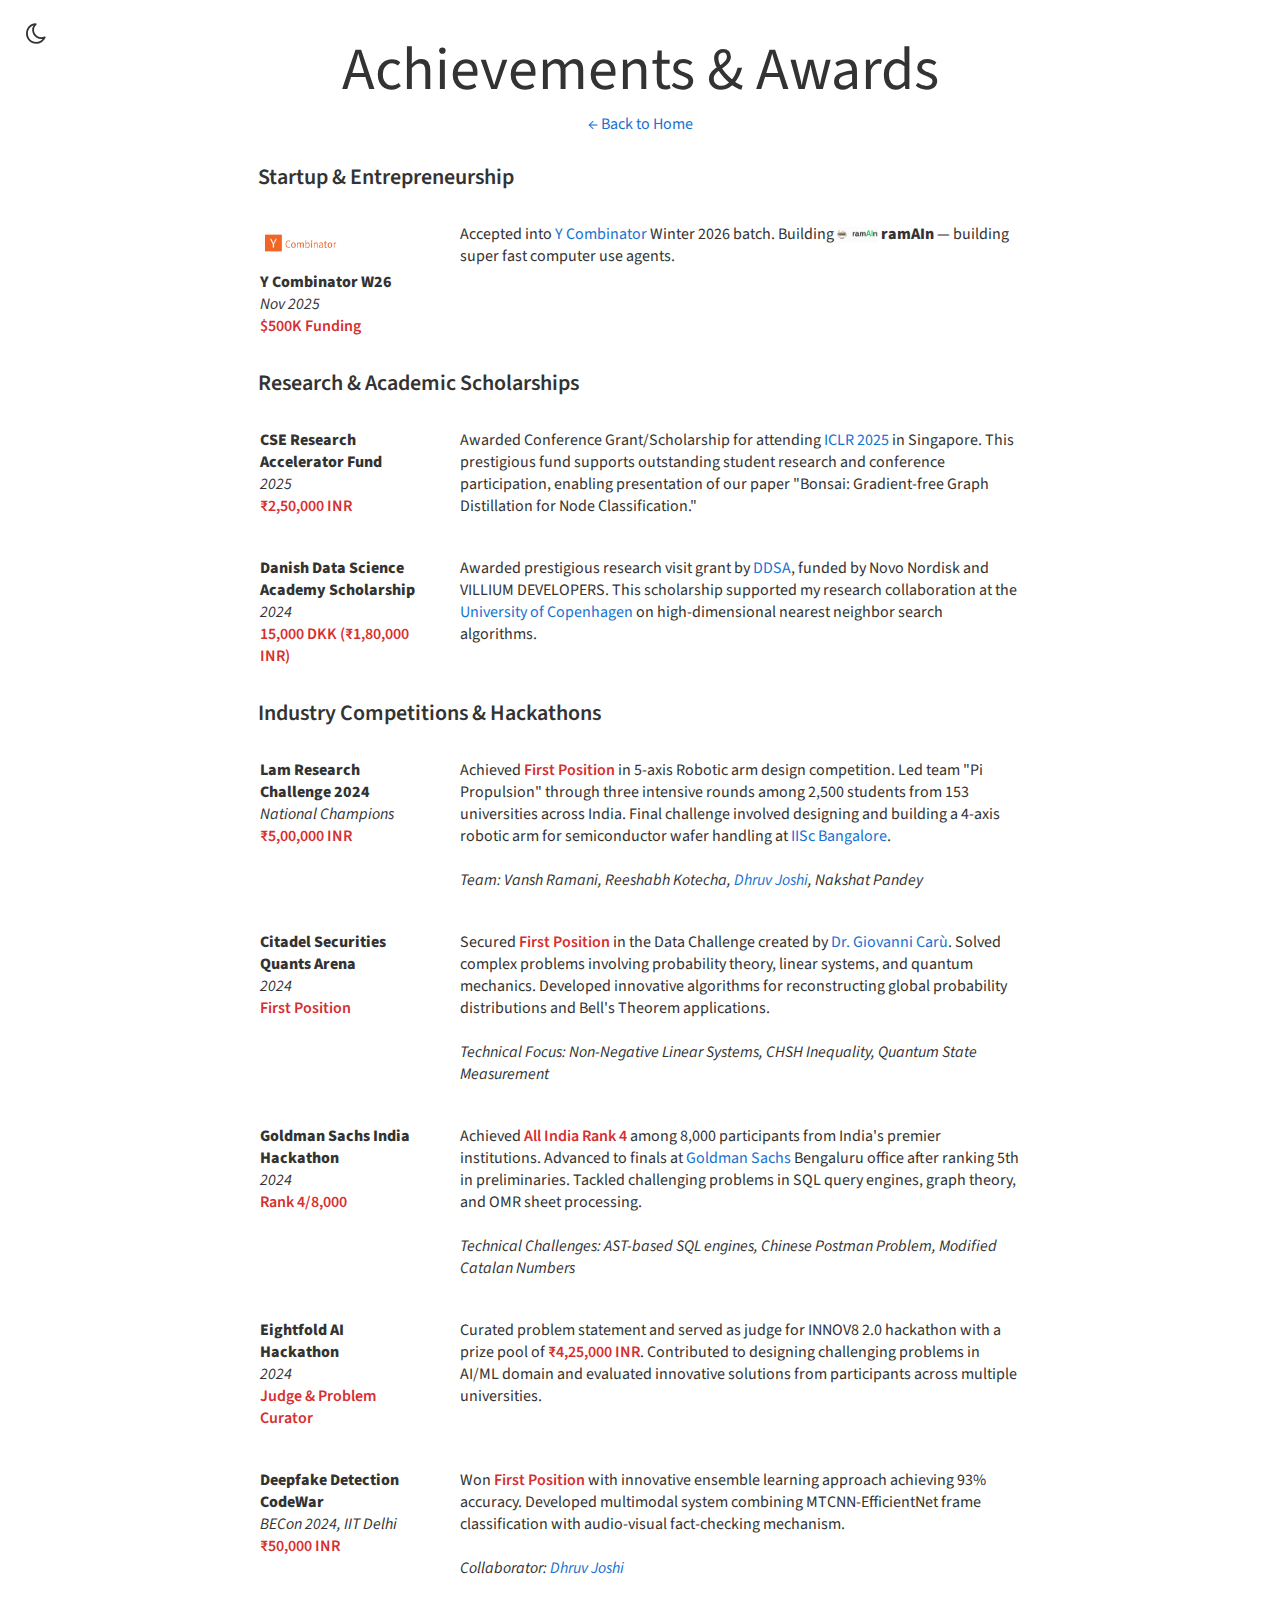
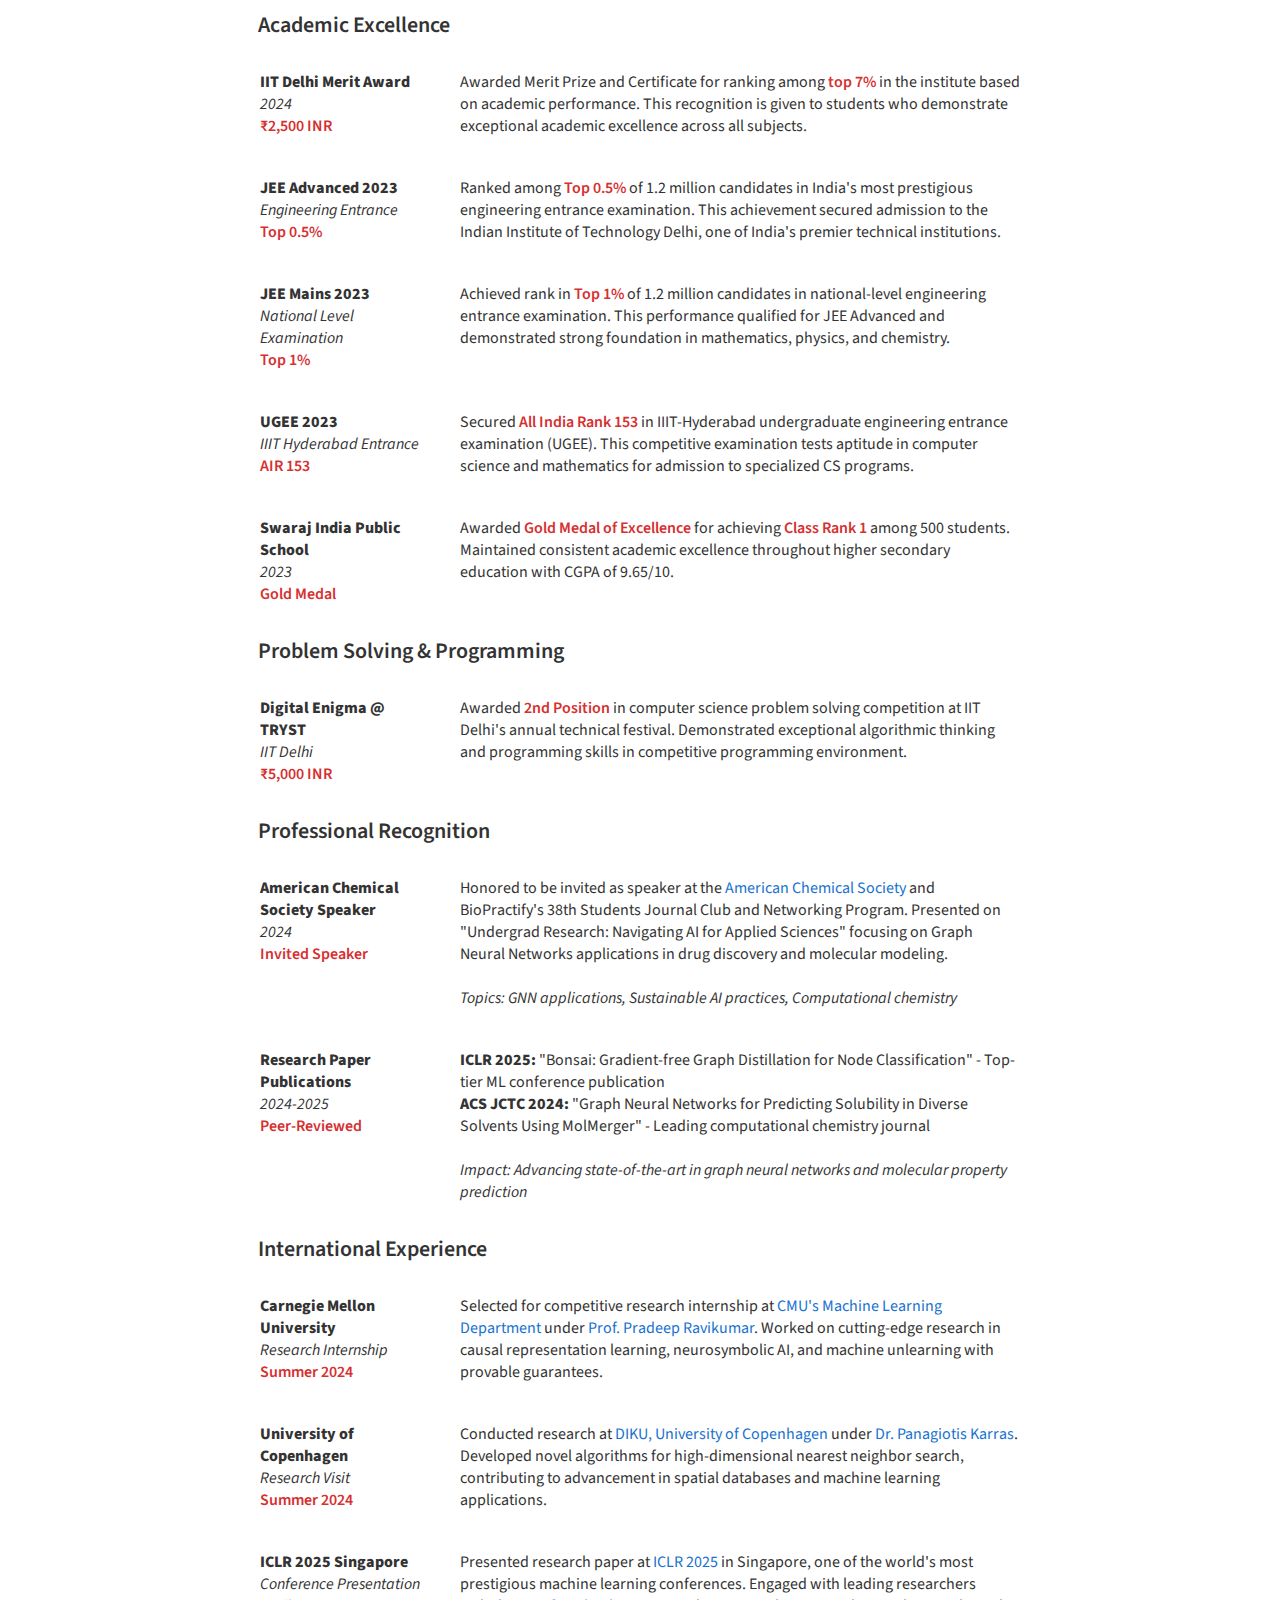
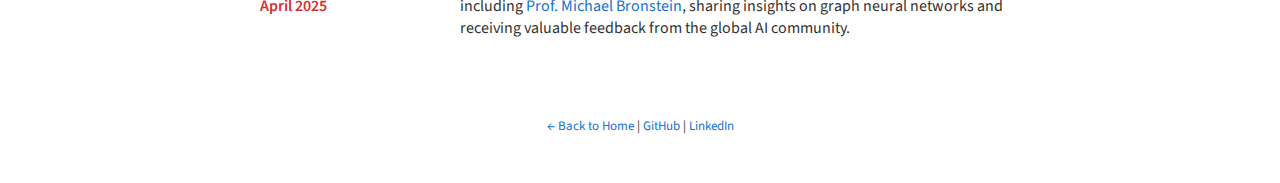
<file: content/achievements.html>
<!DOCTYPE HTML PUBLIC "-//W3C//DTD HTML 4.01 Transitional//EN">
<html>

<head>
  <meta name="generator" content="HTML Tidy for Linux/x86 (vers 11 February 2007), see www.w3.org">
  <style type="text/css">
  /* Design Credits: Arnav Jain, Nilesh Gupta, Aditya Kusupati, Jon Barron, Deepak Pathak and Saurabh Gupta*/
  a {
  color: #1772d0;
  text-decoration:none;
  }
  a:focus, a:hover {
  color: #f5b461;
  text-decoration:none;
  }
  body,td,th {
     font-family: 'Source Sans Pro', Arial, sans-serif;
     font-size: 16px;
     font-weight: 400
  }
  heading {
     font-family: 'Source Sans Pro', Arial, sans-serif;
     font-size: 19px;
     font-weight: 600
  }
  strong {
     font-family: 'Source Sans Pro', Arial, sans-serif;
     font-size: 16px;
     font-weight: 800
  }
  sectionheading {
     font-family: 'Source Sans Pro', Arial, sans-serif;
     font-size: 22px;
     font-weight: 600
  }
  pageheading {
     font-family: 'Source Sans Pro', Arial, sans-serif;
     font-size: 48px;
     font-weight: 400
  }
  .achievement-highlight {
    color: #d63031;
    font-weight: 600;
  }
  </style>

  <title>Vansh Ramani - Achievements</title>
  <link rel = "icon" href = "../images/IITD.png" type = "image/x-icon">
  <meta name="Vansh Ramani Achievements" http-equiv="Content-Type" content="Vansh Ramani Achievements">
  <link href="https://fonts.googleapis.com/css2?family=Source+Sans+Pro:wght@200;300;400;600;700&display=swap" rel="stylesheet">
  <link href="https://fonts.googleapis.com/css2?family=PT+Sans:ital,wght@0,400;0,700;1,400;1,700&display=swap" rel="stylesheet">
  <link rel="stylesheet" href="https://cdnjs.cloudflare.com/ajax/libs/font-awesome/4.7.0/css/font-awesome.min.css">
  <link rel="stylesheet" href="../css/darkmode.css">
  <script src="../js/darkmode.js"></script>
</head>

<body>
  <!-- Dark mode toggle button -->
  <button class="theme-toggle" onclick="toggleTheme()" title="Toggle dark mode">
    <i class="fa fa-moon-o" id="theme-icon"></i>
  </button>
<table width="840" border="0" align="center" border="0" cellspacing="0" cellpadding="20">
<tr><td>

<table width="100%" align="center" border="0" cellspacing="0" cellpadding="20">
	<p align="center">
		<pageheading>Achievements & Awards</pageheading><br>
		<a href="../index.html">← Back to Home</a>
	</p>
</table>

<table width="100%" align="center" border="0" cellspacing="0" cellpadding="10">
	<tr><td> <sectionheading>&nbsp;&nbsp;Startup & Entrepreneurship</sectionheading></td></tr>
</table>

<table width="100%" align="center" border="0" cellspacing="0" cellpadding="20">
  <tr>
		<td width="25%" valign="top">
      <img src="../images/Ycoomb.png" alt="YC" style="height:40px; margin-bottom:8px;"><br>
      <strong>Y Combinator W26</strong><br>
      <em>Nov 2025</em><br>
      <span class="achievement-highlight">$500K Funding</span>
    </td>
		<td width="75%" valign="top">
      Accepted into <a href="https://www.ycombinator.com/" target="_blank">Y Combinator</a> Winter 2026 batch. 
      Building <img src="../images/ramain_logo.png" alt="ramAIn" style="height:16px; vertical-align:middle;"> 
      <a href="https://ramain.ai" target="_blank"><strong>ramAIn</strong></a> — building super fast computer use agents.
    </td>
  </tr>
</table>

<table width="100%" align="center" border="0" cellspacing="0" cellpadding="10">
	<tr><td> <sectionheading>&nbsp;&nbsp;Research & Academic Scholarships</sectionheading></td></tr>
</table>

<table width="100%" align="center" border="0" cellspacing="0" cellpadding="20">
  <tr>
		<td width="25%" valign="top">
      <strong>CSE Research Accelerator Fund</strong><br>
      <em>2025</em><br>
      <span class="achievement-highlight">₹2,50,000 INR</span>
    </td>
		<td width="75%" valign="top">
      Awarded Conference Grant/Scholarship for attending <a href="https://iclr.cc/" target="_blank">ICLR 2025</a> 
      in Singapore. This prestigious fund supports outstanding student research and conference participation, 
      enabling presentation of our paper "Bonsai: Gradient-free Graph Distillation for Node Classification."
    </td>
  </tr>

  <tr>
		<td width="25%" valign="top">
      <strong>Danish Data Science Academy Scholarship</strong><br>
      <em>2024</em><br>
      <span class="achievement-highlight">15,000 DKK (₹1,80,000 INR)</span>
    </td>
		<td width="75%" valign="top">
      Awarded prestigious research visit grant by <a href="https://ddsa.dk/" target="_blank">DDSA</a>, 
      funded by Novo Nordisk and VILLIUM DEVELOPERS. This scholarship supported my research collaboration 
      at the <a href="https://www.ku.dk/english/" target="_blank">University of Copenhagen</a> on 
      high-dimensional nearest neighbor search algorithms.
    </td>
  </tr>
</table>

<table width="100%" align="center" border="0" cellspacing="0" cellpadding="10">
	<tr><td> <sectionheading>&nbsp;&nbsp;Industry Competitions & Hackathons</sectionheading></td></tr>
</table>

<table width="100%" align="center" border="0" cellspacing="0" cellpadding="20">
  <tr>
		<td width="25%" valign="top">
      <strong>Lam Research Challenge 2024</strong><br>
      <em>National Champions</em><br>
      <span class="achievement-highlight">₹5,00,000 INR</span>
    </td>
		<td width="75%" valign="top">
      Achieved <span class="achievement-highlight">First Position</span> in 5-axis Robotic arm design competition. 
      Led team "Pi Propulsion" through three intensive rounds among 2,500 students from 153 universities across India. 
      Final challenge involved designing and building a 4-axis robotic arm for semiconductor wafer handling at 
      <a href="https://iisc.ac.in/" target="_blank">IISc Bangalore</a>.
      <br><br>
      <em>Team: Vansh Ramani, Reeshabh Kotecha, <a href="https://github.com/jdhruv1503" target="_blank">Dhruv Joshi</a>, Nakshat Pandey</em>
    </td>
  </tr>

  <tr>
		<td width="25%" valign="top">
      <strong>Citadel Securities Quants Arena</strong><br>
      <em>2024</em><br>
      <span class="achievement-highlight">First Position</span>
    </td>
		<td width="75%" valign="top">
      Secured <span class="achievement-highlight">First Position</span> in the Data Challenge created by 
      <a href="https://www.citadel.com/careers/our-people/giovanni-caru/" target="_blank">Dr. Giovanni Carù</a>. 
      Solved complex problems involving probability theory, linear systems, and quantum mechanics. Developed 
      innovative algorithms for reconstructing global probability distributions and Bell's Theorem applications.
      <br><br>
      <em>Technical Focus: Non-Negative Linear Systems, CHSH Inequality, Quantum State Measurement</em>
    </td>
  </tr>

  <tr>
		<td width="25%" valign="top">
      <strong>Goldman Sachs India Hackathon</strong><br>
      <em>2024</em><br>
      <span class="achievement-highlight">Rank 4/8,000</span>
    </td>
		<td width="75%" valign="top">
      Achieved <span class="achievement-highlight">All India Rank 4</span> among 8,000 participants from India's 
      premier institutions. Advanced to finals at <a href="https://www.goldmansachs.com/" target="_blank">Goldman Sachs</a> 
      Bengaluru office after ranking 5th in preliminaries. Tackled challenging problems in SQL query engines, 
      graph theory, and OMR sheet processing.
      <br><br>
      <em>Technical Challenges: AST-based SQL engines, Chinese Postman Problem, Modified Catalan Numbers</em>
    </td>
  </tr>

  <tr>
		<td width="25%" valign="top">
      <strong>Eightfold AI Hackathon</strong><br>
      <em>2024</em><br>
      <span class="achievement-highlight">Judge & Problem Curator</span>
    </td>
		<td width="75%" valign="top">
      Curated problem statement and served as judge for INNOV8 2.0 hackathon with a prize pool of 
      <span class="achievement-highlight">₹4,25,000 INR</span>. Contributed to designing challenging problems 
      in AI/ML domain and evaluated innovative solutions from participants across multiple universities.
    </td>
  </tr>

  <tr>
		<td width="25%" valign="top">
      <strong>Deepfake Detection CodeWar</strong><br>
      <em>BECon 2024, IIT Delhi</em><br>
      <span class="achievement-highlight">₹50,000 INR</span>
    </td>
		<td width="75%" valign="top">
      Won <span class="achievement-highlight">First Position</span> with innovative ensemble learning approach 
      achieving 93% accuracy. Developed multimodal system combining MTCNN-EfficientNet frame classification 
      with audio-visual fact-checking mechanism. 
      <br><br>
      <em>Collaborator: <a href="https://github.com/jdhruv1503" target="_blank">Dhruv Joshi</a></em>
    </td>
  </tr>
</table>

<table width="100%" align="center" border="0" cellspacing="0" cellpadding="10">
	<tr><td> <sectionheading>&nbsp;&nbsp;Academic Excellence</sectionheading></td></tr>
</table>

<table width="100%" align="center" border="0" cellspacing="0" cellpadding="20">
  <tr>
		<td width="25%" valign="top">
      <strong>IIT Delhi Merit Award</strong><br>
      <em>2024</em><br>
      <span class="achievement-highlight">₹2,500 INR</span>
    </td>
		<td width="75%" valign="top">
      Awarded Merit Prize and Certificate for ranking among <span class="achievement-highlight">top 7%</span> 
      in the institute based on academic performance. This recognition is given to students who demonstrate 
      exceptional academic excellence across all subjects.
    </td>
  </tr>

  <tr>
		<td width="25%" valign="top">
      <strong>JEE Advanced 2023</strong><br>
      <em>Engineering Entrance</em><br>
      <span class="achievement-highlight">Top 0.5%</span>
    </td>
		<td width="75%" valign="top">
      Ranked among <span class="achievement-highlight">Top 0.5%</span> of 1.2 million candidates in India's 
      most prestigious engineering entrance examination. This achievement secured admission to the Indian 
      Institute of Technology Delhi, one of India's premier technical institutions.
    </td>
  </tr>

  <tr>
		<td width="25%" valign="top">
      <strong>JEE Mains 2023</strong><br>
      <em>National Level Examination</em><br>
      <span class="achievement-highlight">Top 1%</span>
    </td>
		<td width="75%" valign="top">
      Achieved rank in <span class="achievement-highlight">Top 1%</span> of 1.2 million candidates in 
      national-level engineering entrance examination. This performance qualified for JEE Advanced and 
      demonstrated strong foundation in mathematics, physics, and chemistry.
    </td>
  </tr>

  <tr>
		<td width="25%" valign="top">
      <strong>UGEE 2023</strong><br>
      <em>IIIT Hyderabad Entrance</em><br>
      <span class="achievement-highlight">AIR 153</span>
    </td>
		<td width="75%" valign="top">
      Secured <span class="achievement-highlight">All India Rank 153</span> in IIIT-Hyderabad undergraduate 
      engineering entrance examination (UGEE). This competitive examination tests aptitude in computer science 
      and mathematics for admission to specialized CS programs.
    </td>
  </tr>

  <tr>
		<td width="25%" valign="top">
      <strong>Swaraj India Public School</strong><br>
      <em>2023</em><br>
      <span class="achievement-highlight">Gold Medal</span>
    </td>
		<td width="75%" valign="top">
      Awarded <span class="achievement-highlight">Gold Medal of Excellence</span> for achieving 
      <span class="achievement-highlight">Class Rank 1</span> among 500 students. Maintained consistent 
      academic excellence throughout higher secondary education with CGPA of 9.65/10.
    </td>
  </tr>
</table>

<table width="100%" align="center" border="0" cellspacing="0" cellpadding="10">
	<tr><td> <sectionheading>&nbsp;&nbsp;Problem Solving & Programming</sectionheading></td></tr>
</table>

<table width="100%" align="center" border="0" cellspacing="0" cellpadding="20">
  <tr>
		<td width="25%" valign="top">
      <strong>Digital Enigma @ TRYST</strong><br>
      <em>IIT Delhi</em><br>
      <span class="achievement-highlight">₹5,000 INR</span>
    </td>
		<td width="75%" valign="top">
      Awarded <span class="achievement-highlight">2nd Position</span> in computer science problem solving 
      competition at IIT Delhi's annual technical festival. Demonstrated exceptional algorithmic thinking 
      and programming skills in competitive programming environment.
    </td>
  </tr>
</table>

<table width="100%" align="center" border="0" cellspacing="0" cellpadding="10">
	<tr><td> <sectionheading>&nbsp;&nbsp;Professional Recognition</sectionheading></td></tr>
</table>

<table width="100%" align="center" border="0" cellspacing="0" cellpadding="20">
  <tr>
		<td width="25%" valign="top">
      <strong>American Chemical Society Speaker</strong><br>
      <em>2024</em><br>
      <span class="achievement-highlight">Invited Speaker</span>
    </td>
		<td width="75%" valign="top">
      Honored to be invited as speaker at the <a href="https://www.acs.org/" target="_blank">American Chemical Society</a> 
      and BioPractify's 38th Students Journal Club and Networking Program. Presented on "Undergrad Research: 
      Navigating AI for Applied Sciences" focusing on Graph Neural Networks applications in drug discovery 
      and molecular modeling.
      <br><br>
      <em>Topics: GNN applications, Sustainable AI practices, Computational chemistry</em>
    </td>
  </tr>

  <tr>
		<td width="25%" valign="top">
      <strong>Research Paper Publications</strong><br>
      <em>2024-2025</em><br>
      <span class="achievement-highlight">Peer-Reviewed</span>
    </td>
		<td width="75%" valign="top">
      <strong>ICLR 2025:</strong> "Bonsai: Gradient-free Graph Distillation for Node Classification" - 
      Top-tier ML conference publication<br>
      <strong>ACS JCTC 2024:</strong> "Graph Neural Networks for Predicting Solubility in Diverse Solvents 
      Using MolMerger" - Leading computational chemistry journal
      <br><br>
      <em>Impact: Advancing state-of-the-art in graph neural networks and molecular property prediction</em>
    </td>
  </tr>
</table>

<table width="100%" align="center" border="0" cellspacing="0" cellpadding="10">
	<tr><td> <sectionheading>&nbsp;&nbsp;International Experience</sectionheading></td></tr>
</table>

<table width="100%" align="center" border="0" cellspacing="0" cellpadding="20">
  <tr>
		<td width="25%" valign="top">
      <strong>Carnegie Mellon University</strong><br>
      <em>Research Internship</em><br>
      <span class="achievement-highlight">Summer 2024</span>
    </td>
		<td width="75%" valign="top">
      Selected for competitive research internship at <a href="https://www.cmu.edu/" target="_blank">CMU's 
      Machine Learning Department</a> under <a href="https://www.cs.cmu.edu/~pradeepr/" target="_blank">Prof. Pradeep Ravikumar</a>. 
      Worked on cutting-edge research in causal representation learning, neurosymbolic AI, and machine unlearning 
      with provable guarantees.
    </td>
  </tr>

  <tr>
		<td width="25%" valign="top">
      <strong>University of Copenhagen</strong><br>
      <em>Research Visit</em><br>
      <span class="achievement-highlight">Summer 2024</span>
    </td>
		<td width="75%" valign="top">
      Conducted research at <a href="https://www.ku.dk/english/" target="_blank">DIKU, University of Copenhagen</a> 
      under <a href="https://di.ku.dk/english/staff/?pure=en/persons/467373" target="_blank">Dr. Panagiotis Karras</a>. 
      Developed novel algorithms for high-dimensional nearest neighbor search, contributing to advancement in 
      spatial databases and machine learning applications.
    </td>
  </tr>

  <tr>
		<td width="25%" valign="top">
      <strong>ICLR 2025 Singapore</strong><br>
      <em>Conference Presentation</em><br>
      <span class="achievement-highlight">April 2025</span>
    </td>
		<td width="75%" valign="top">
      Presented research paper at <a href="https://iclr.cc/" target="_blank">ICLR 2025</a> in Singapore, 
      one of the world's most prestigious machine learning conferences. Engaged with leading researchers 
      including <a href="https://scholar.google.com/citations?user=UZ5wscMAAAAJ" target="_blank">Prof. Michael Bronstein</a>, 
      sharing insights on graph neural networks and receiving valuable feedback from the global AI community.
    </td>
  </tr>
</table>

<table width="100%" align="center" border="0" cellspacing="0" cellpadding="20">
    <tr>
      <td>
        <br>
        <p align="center"><font size="2">
        <a href="../index.html">← Back to Home</a> | 
        <a href="https://github.com/VanshRamani" target="_blank">GitHub</a> | 
        <a href="https://www.linkedin.com/in/ramanivansh/" target="_blank">LinkedIn</a>
        </font>
        </p>
      </td>
    </tr>
</table>

</td></tr>
</table>

</body>

</html>
</file>
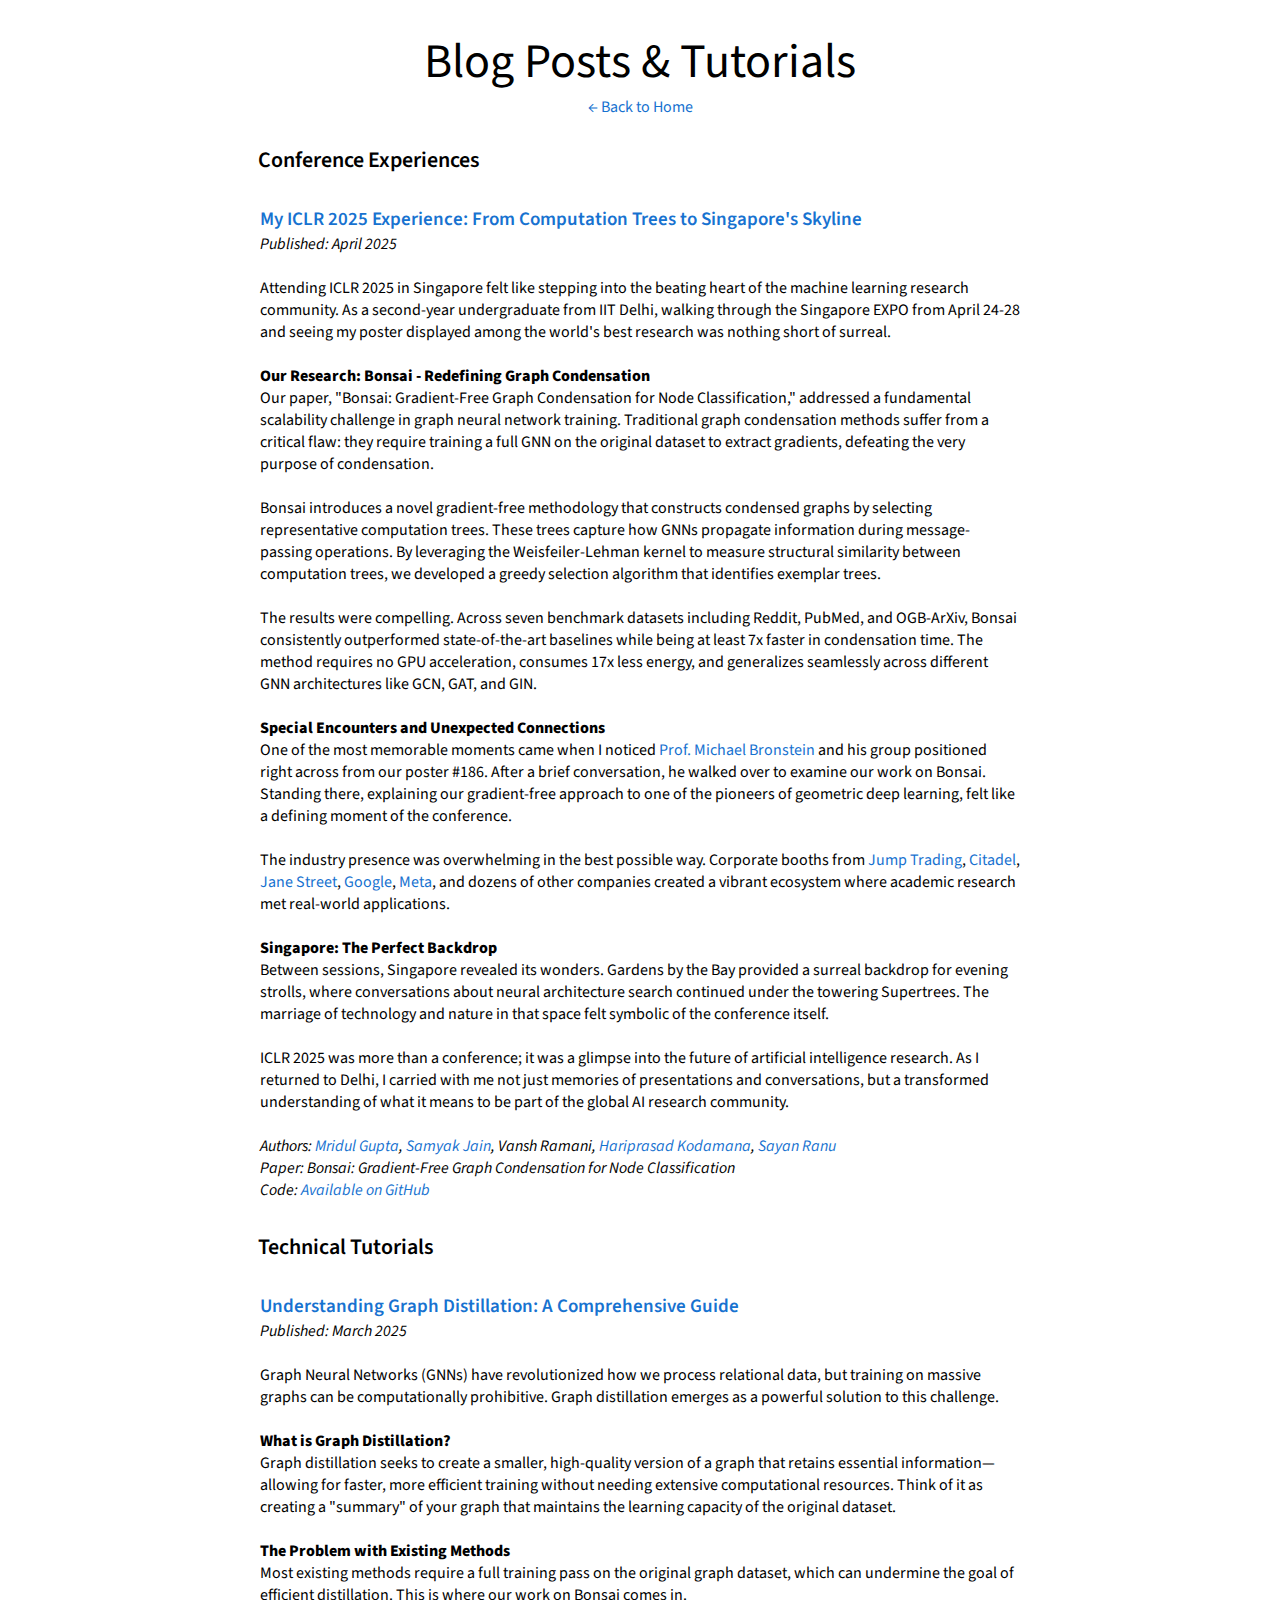
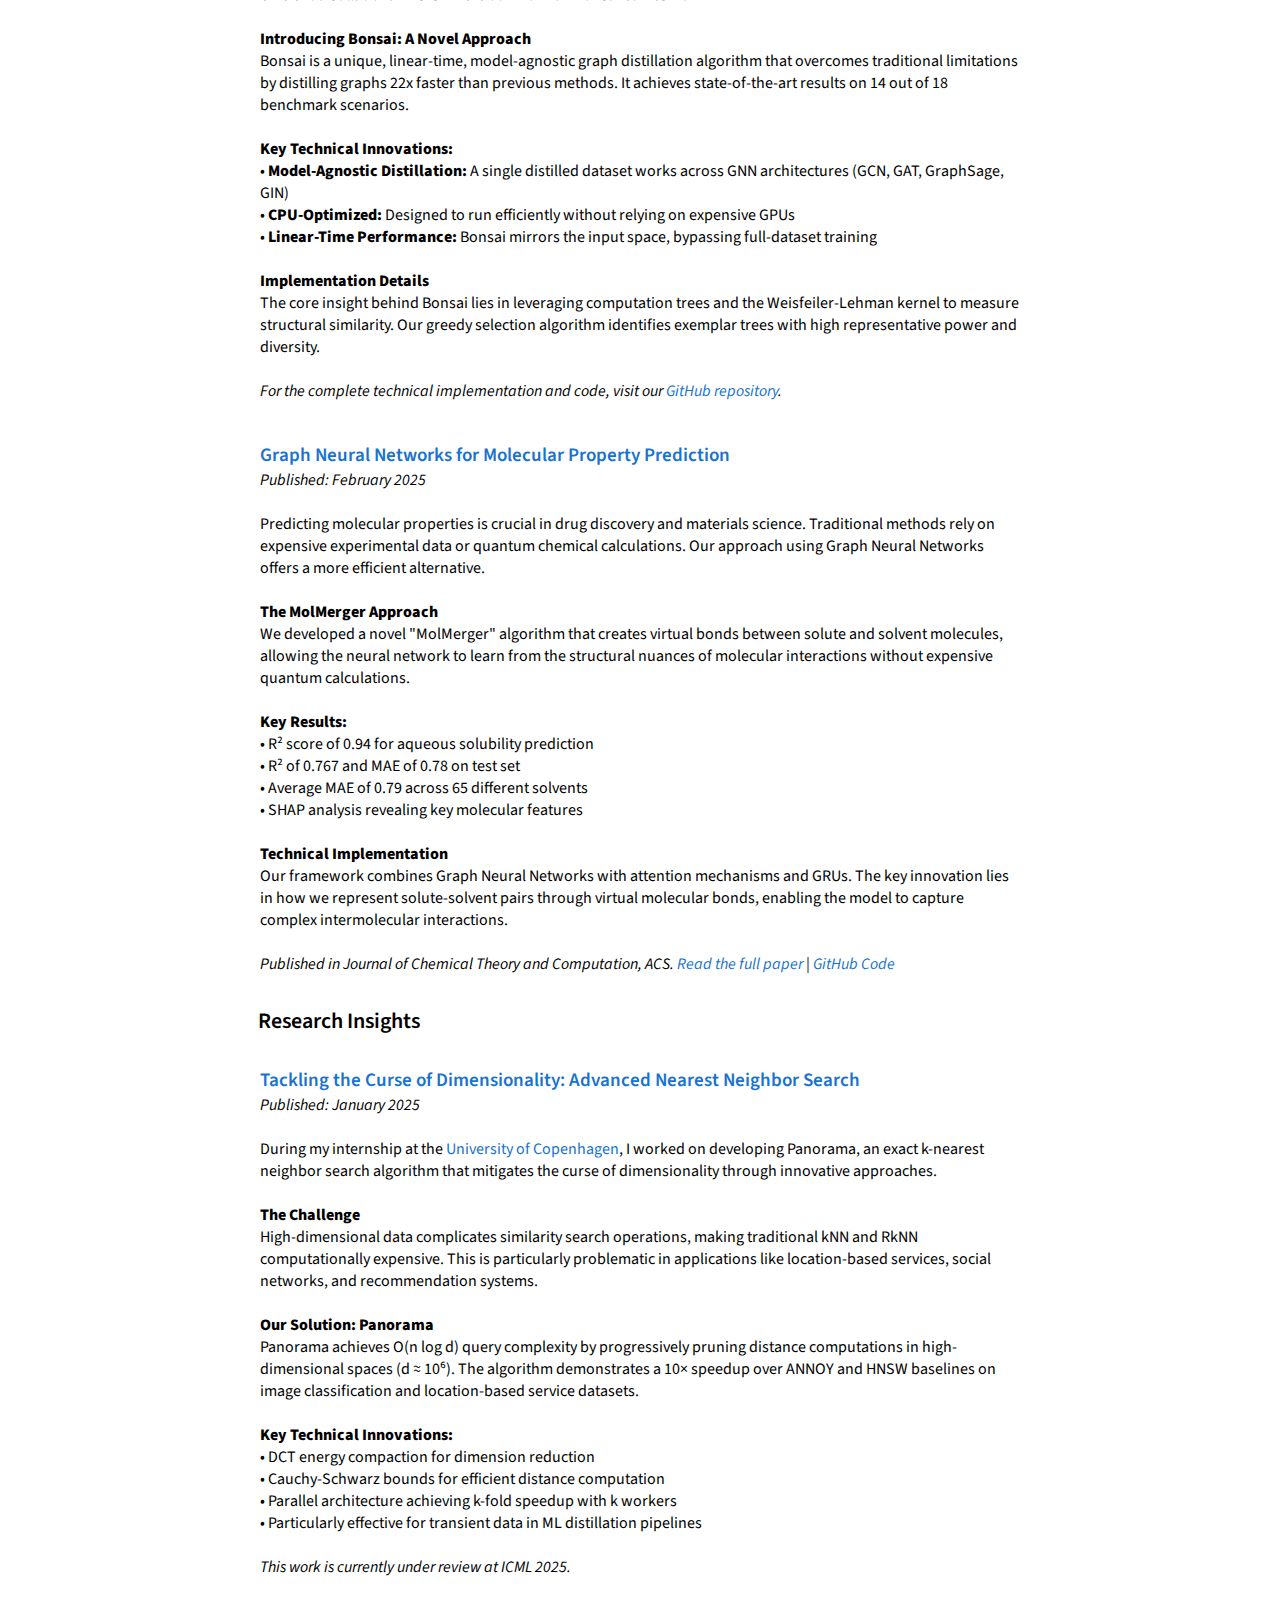
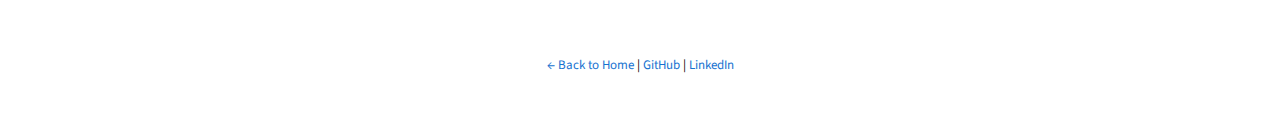
<file: content/blogs.html>
<!DOCTYPE HTML PUBLIC "-//W3C//DTD HTML 4.01 Transitional//EN">
<html>

<head>
  <meta name="generator" content="HTML Tidy for Linux/x86 (vers 11 February 2007), see www.w3.org">
  <style type="text/css">
  /* Design Credits: Arnav Jain, Nilesh Gupta, Aditya Kusupati, Jon Barron, Deepak Pathak and Saurabh Gupta*/
  a {
  color: #1772d0;
  text-decoration:none;
  }
  a:focus, a:hover {
  color: #f5b461;
  text-decoration:none;
  }
  body,td,th {
     font-family: 'Source Sans Pro', Arial, sans-serif;
     font-size: 16px;
     font-weight: 400
  }
  heading {
     font-family: 'Source Sans Pro', Arial, sans-serif;
     font-size: 19px;
     font-weight: 600
  }
  strong {
     font-family: 'Source Sans Pro', Arial, sans-serif;
     font-size: 16px;
     font-weight: 800
  }
  sectionheading {
     font-family: 'Source Sans Pro', Arial, sans-serif;
     font-size: 22px;
     font-weight: 600
  }
  pageheading {
     font-family: 'Source Sans Pro', Arial, sans-serif;
     font-size: 48px;
     font-weight: 400
  }
  </style>

  <title>Vansh Ramani - Blog Posts & Tutorials</title>
  <link rel = "icon" href = "../images/IITD.png" type = "image/x-icon">
  <meta name="Vansh Ramani Blog" http-equiv="Content-Type" content="Vansh Ramani Blog">
  <link href="https://fonts.googleapis.com/css2?family=Source+Sans+Pro:wght@200;300;400;600;700&display=swap" rel="stylesheet">
  <link href="https://fonts.googleapis.com/css2?family=PT+Sans:ital,wght@0,400;0,700;1,400;1,700&display=swap" rel="stylesheet">
</head>

<body>
<table width="840" border="0" align="center" border="0" cellspacing="0" cellpadding="20">
<tr><td>

<table width="100%" align="center" border="0" cellspacing="0" cellpadding="20">
	<p align="center">
		<pageheading>Blog Posts & Tutorials</pageheading><br>
		<a href="../index.html">← Back to Home</a>
	</p>
</table>

<table width="100%" align="center" border="0" cellspacing="0" cellpadding="10">
	<tr><td> <sectionheading>&nbsp;&nbsp;Conference Experiences</sectionheading></td></tr>
</table>

<table width="100%" align="center" border="0" cellspacing="0" cellpadding="20">
  <tr>
		<td width="100%" valign="top">
			<p>
        <a href="#iclr2025" id="iclr2025">
          <heading>My ICLR 2025 Experience: From Computation Trees to Singapore's Skyline</heading></a><br>
        <em>Published: April 2025</em><br><br>
        
        Attending ICLR 2025 in Singapore felt like stepping into the beating heart of the machine learning research community. 
        As a second-year undergraduate from IIT Delhi, walking through the Singapore EXPO from April 24-28 and seeing my poster 
        displayed among the world's best research was nothing short of surreal.
        
        <br><br>
        <strong>Our Research: Bonsai - Redefining Graph Condensation</strong><br>
        Our paper, "Bonsai: Gradient-Free Graph Condensation for Node Classification," addressed a fundamental scalability challenge 
        in graph neural network training. Traditional graph condensation methods suffer from a critical flaw: they require training 
        a full GNN on the original dataset to extract gradients, defeating the very purpose of condensation.
        
        <br><br>
        Bonsai introduces a novel gradient-free methodology that constructs condensed graphs by selecting representative computation trees. 
        These trees capture how GNNs propagate information during message-passing operations. By leveraging the Weisfeiler-Lehman kernel 
        to measure structural similarity between computation trees, we developed a greedy selection algorithm that identifies exemplar trees.
        
        <br><br>
        The results were compelling. Across seven benchmark datasets including Reddit, PubMed, and OGB-ArXiv, Bonsai consistently 
        outperformed state-of-the-art baselines while being at least 7x faster in condensation time. The method requires no GPU acceleration, 
        consumes 17x less energy, and generalizes seamlessly across different GNN architectures like GCN, GAT, and GIN.
        
        <br><br>
        <strong>Special Encounters and Unexpected Connections</strong><br>
        One of the most memorable moments came when I noticed <a href="https://scholar.google.com/citations?user=UZ5wscMAAAAJ" target="_blank">Prof. Michael Bronstein</a> 
        and his group positioned right across from our poster #186. After a brief conversation, he walked over to examine our work on Bonsai. 
        Standing there, explaining our gradient-free approach to one of the pioneers of geometric deep learning, felt like a defining moment of the conference.
        
        <br><br>
        The industry presence was overwhelming in the best possible way. Corporate booths from <a href="https://www.jumptrading.com/" target="_blank">Jump Trading</a>, 
        <a href="https://www.citadel.com/" target="_blank">Citadel</a>, <a href="https://www.janestreet.com/" target="_blank">Jane Street</a>, 
        <a href="https://www.google.com/" target="_blank">Google</a>, <a href="https://about.meta.com/" target="_blank">Meta</a>, and dozens of other companies 
        created a vibrant ecosystem where academic research met real-world applications.
        
        <br><br>
        <strong>Singapore: The Perfect Backdrop</strong><br>
        Between sessions, Singapore revealed its wonders. Gardens by the Bay provided a surreal backdrop for evening strolls, where conversations 
        about neural architecture search continued under the towering Supertrees. The marriage of technology and nature in that space felt 
        symbolic of the conference itself.
        
        <br><br>
        ICLR 2025 was more than a conference; it was a glimpse into the future of artificial intelligence research. As I returned to Delhi, 
        I carried with me not just memories of presentations and conversations, but a transformed understanding of what it means to be part 
        of the global AI research community.
        
        <br><br>
        <em>Authors: <a href="https://scholar.google.com/citations?user=mridul_id" target="_blank">Mridul Gupta</a>, 
        <a href="https://scholar.google.com/citations?user=samyak_id" target="_blank">Samyak Jain</a>, Vansh Ramani, 
        <a href="https://www.iitd.ac.in/~hariprasad/" target="_blank">Hariprasad Kodamana</a>, 
        <a href="https://www.cse.iitd.ac.in/~sayan/" target="_blank">Sayan Ranu</a></em><br>
        <em>Paper: Bonsai: Gradient-Free Graph Condensation for Node Classification</em><br>
        <em>Code: <a href="https://github.com/VanshRamani/bonsai" target="_blank">Available on GitHub</a></em>
			</p>
    </td>
  </tr>
</table>

<table width="100%" align="center" border="0" cellspacing="0" cellpadding="10">
	<tr><td> <sectionheading>&nbsp;&nbsp;Technical Tutorials</sectionheading></td></tr>
</table>

<table width="100%" align="center" border="0" cellspacing="0" cellpadding="20">
  <tr>
		<td width="100%" valign="top">
			<p>
        <a href="#graph-distillation-tutorial" id="graph-distillation-tutorial">
          <heading>Understanding Graph Distillation: A Comprehensive Guide</heading></a><br>
        <em>Published: March 2025</em><br><br>
        
        Graph Neural Networks (GNNs) have revolutionized how we process relational data, but training on massive graphs 
        can be computationally prohibitive. Graph distillation emerges as a powerful solution to this challenge.
        
        <br><br>
        <strong>What is Graph Distillation?</strong><br>
        Graph distillation seeks to create a smaller, high-quality version of a graph that retains essential information—allowing 
        for faster, more efficient training without needing extensive computational resources. Think of it as creating a 
        "summary" of your graph that maintains the learning capacity of the original dataset.
        
        <br><br>
        <strong>The Problem with Existing Methods</strong><br>
        Most existing methods require a full training pass on the original graph dataset, which can undermine the goal 
        of efficient distillation. This is where our work on Bonsai comes in.
        
        <br><br>
        <strong>Introducing Bonsai: A Novel Approach</strong><br>
        Bonsai is a unique, linear-time, model-agnostic graph distillation algorithm that overcomes traditional limitations 
        by distilling graphs 22x faster than previous methods. It achieves state-of-the-art results on 14 out of 18 benchmark scenarios.
        
        <br><br>
        <strong>Key Technical Innovations:</strong><br>
        • <strong>Model-Agnostic Distillation:</strong> A single distilled dataset works across GNN architectures (GCN, GAT, GraphSage, GIN)<br>
        • <strong>CPU-Optimized:</strong> Designed to run efficiently without relying on expensive GPUs<br>
        • <strong>Linear-Time Performance:</strong> Bonsai mirrors the input space, bypassing full-dataset training
        
        <br><br>
        <strong>Implementation Details</strong><br>
        The core insight behind Bonsai lies in leveraging computation trees and the Weisfeiler-Lehman kernel to measure 
        structural similarity. Our greedy selection algorithm identifies exemplar trees with high representative power and diversity.
        
        <br><br>
        <em>For the complete technical implementation and code, visit our 
        <a href="https://github.com/VanshRamani/bonsai" target="_blank">GitHub repository</a>.</em>
			</p>
    </td>
  </tr>
  
  <tr>
		<td width="100%" valign="top">
			<p>
        <a href="#molecular-gnn-tutorial" id="molecular-gnn-tutorial">
          <heading>Graph Neural Networks for Molecular Property Prediction</heading></a><br>
        <em>Published: February 2025</em><br><br>
        
        Predicting molecular properties is crucial in drug discovery and materials science. Traditional methods rely on 
        expensive experimental data or quantum chemical calculations. Our approach using Graph Neural Networks offers 
        a more efficient alternative.
        
        <br><br>
        <strong>The MolMerger Approach</strong><br>
        We developed a novel "MolMerger" algorithm that creates virtual bonds between solute and solvent molecules, 
        allowing the neural network to learn from the structural nuances of molecular interactions without expensive 
        quantum calculations.
        
        <br><br>
        <strong>Key Results:</strong><br>
        • R² score of 0.94 for aqueous solubility prediction<br>
        • R² of 0.767 and MAE of 0.78 on test set<br>
        • Average MAE of 0.79 across 65 different solvents<br>
        • SHAP analysis revealing key molecular features
        
        <br><br>
        <strong>Technical Implementation</strong><br>
        Our framework combines Graph Neural Networks with attention mechanisms and GRUs. The key innovation lies in 
        how we represent solute-solvent pairs through virtual molecular bonds, enabling the model to capture complex 
        intermolecular interactions.
        
        <br><br>
        <em>Published in Journal of Chemical Theory and Computation, ACS. 
        <a href="https://pubs.acs.org/doi/10.1021/acs.jctc.4c00382" target="_blank">Read the full paper</a> | 
        <a href="https://github.com/VanshRamani/Molmerger-Solubility-Prediction" target="_blank">GitHub Code</a></em>
			</p>
    </td>
  </tr>
</table>

<table width="100%" align="center" border="0" cellspacing="0" cellpadding="10">
	<tr><td> <sectionheading>&nbsp;&nbsp;Research Insights</sectionheading></td></tr>
</table>

<table width="100%" align="center" border="0" cellspacing="0" cellpadding="20">
  <tr>
		<td width="100%" valign="top">
			<p>
        <a href="#high-dim-search" id="high-dim-search">
          <heading>Tackling the Curse of Dimensionality: Advanced Nearest Neighbor Search</heading></a><br>
        <em>Published: January 2025</em><br><br>
        
        During my internship at the <a href="https://www.ku.dk/english/" target="_blank">University of Copenhagen</a>, 
        I worked on developing Panorama, an exact k-nearest neighbor search algorithm that mitigates the curse of 
        dimensionality through innovative approaches.
        
        <br><br>
        <strong>The Challenge</strong><br>
        High-dimensional data complicates similarity search operations, making traditional kNN and RkNN computationally 
        expensive. This is particularly problematic in applications like location-based services, social networks, and 
        recommendation systems.
        
        <br><br>
        <strong>Our Solution: Panorama</strong><br>
        Panorama achieves O(n log d) query complexity by progressively pruning distance computations in high-dimensional 
        spaces (d ≈ 10⁶). The algorithm demonstrates a 10× speedup over ANNOY and HNSW baselines on image classification 
        and location-based service datasets.
        
        <br><br>
        <strong>Key Technical Innovations:</strong><br>
        • DCT energy compaction for dimension reduction<br>
        • Cauchy-Schwarz bounds for efficient distance computation<br>
        • Parallel architecture achieving k-fold speedup with k workers<br>
        • Particularly effective for transient data in ML distillation pipelines
        
        <br><br>
        <em>This work is currently under review at ICML 2025.</em>
			</p>
    </td>
  </tr>
</table>

<table width="100%" align="center" border="0" cellspacing="0" cellpadding="20">
    <tr>
      <td>
        <br>
        <p align="center"><font size="2">
        <a href="../index.html">← Back to Home</a> | 
        <a href="https://github.com/VanshRamani" target="_blank">GitHub</a> | 
        <a href="https://www.linkedin.com/in/ramanivansh/" target="_blank">LinkedIn</a>
        </font>
        </p>
      </td>
    </tr>
</table>

</td></tr>
</table>

</body>

</html>
</file>
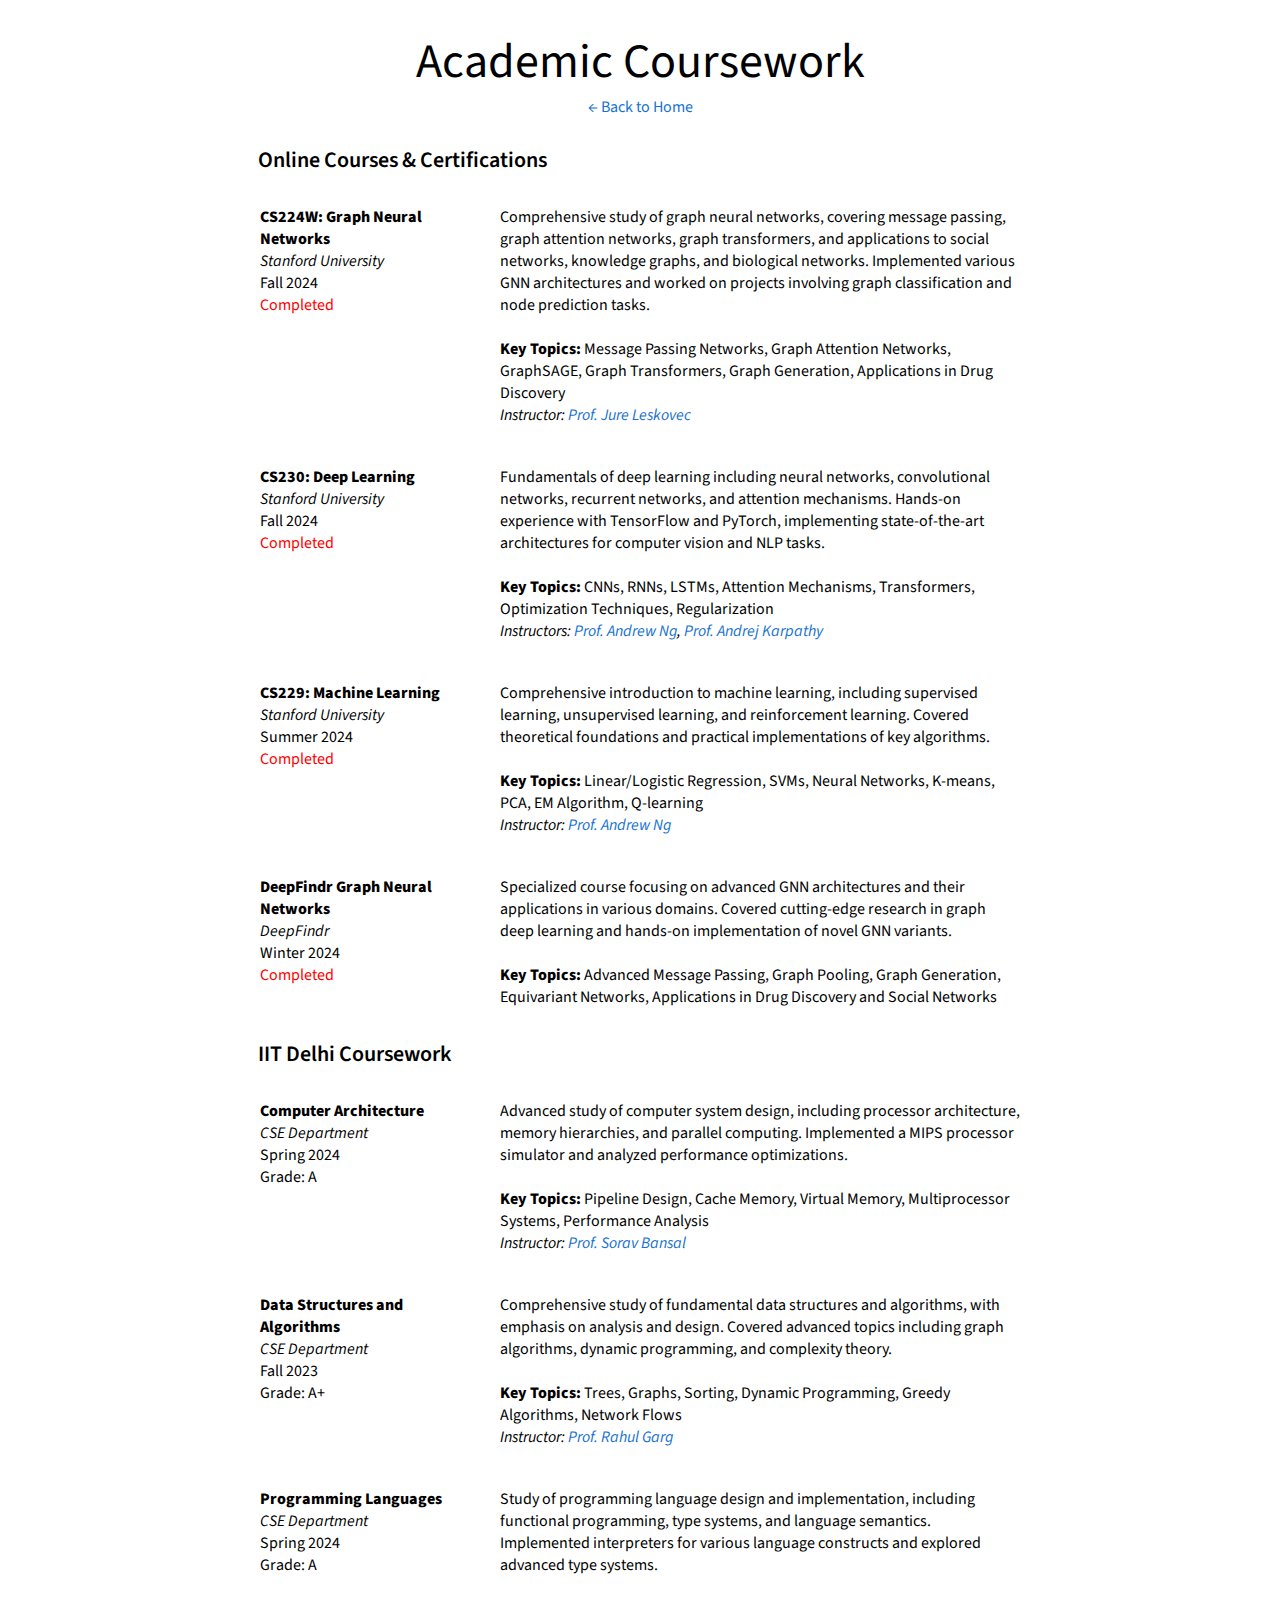
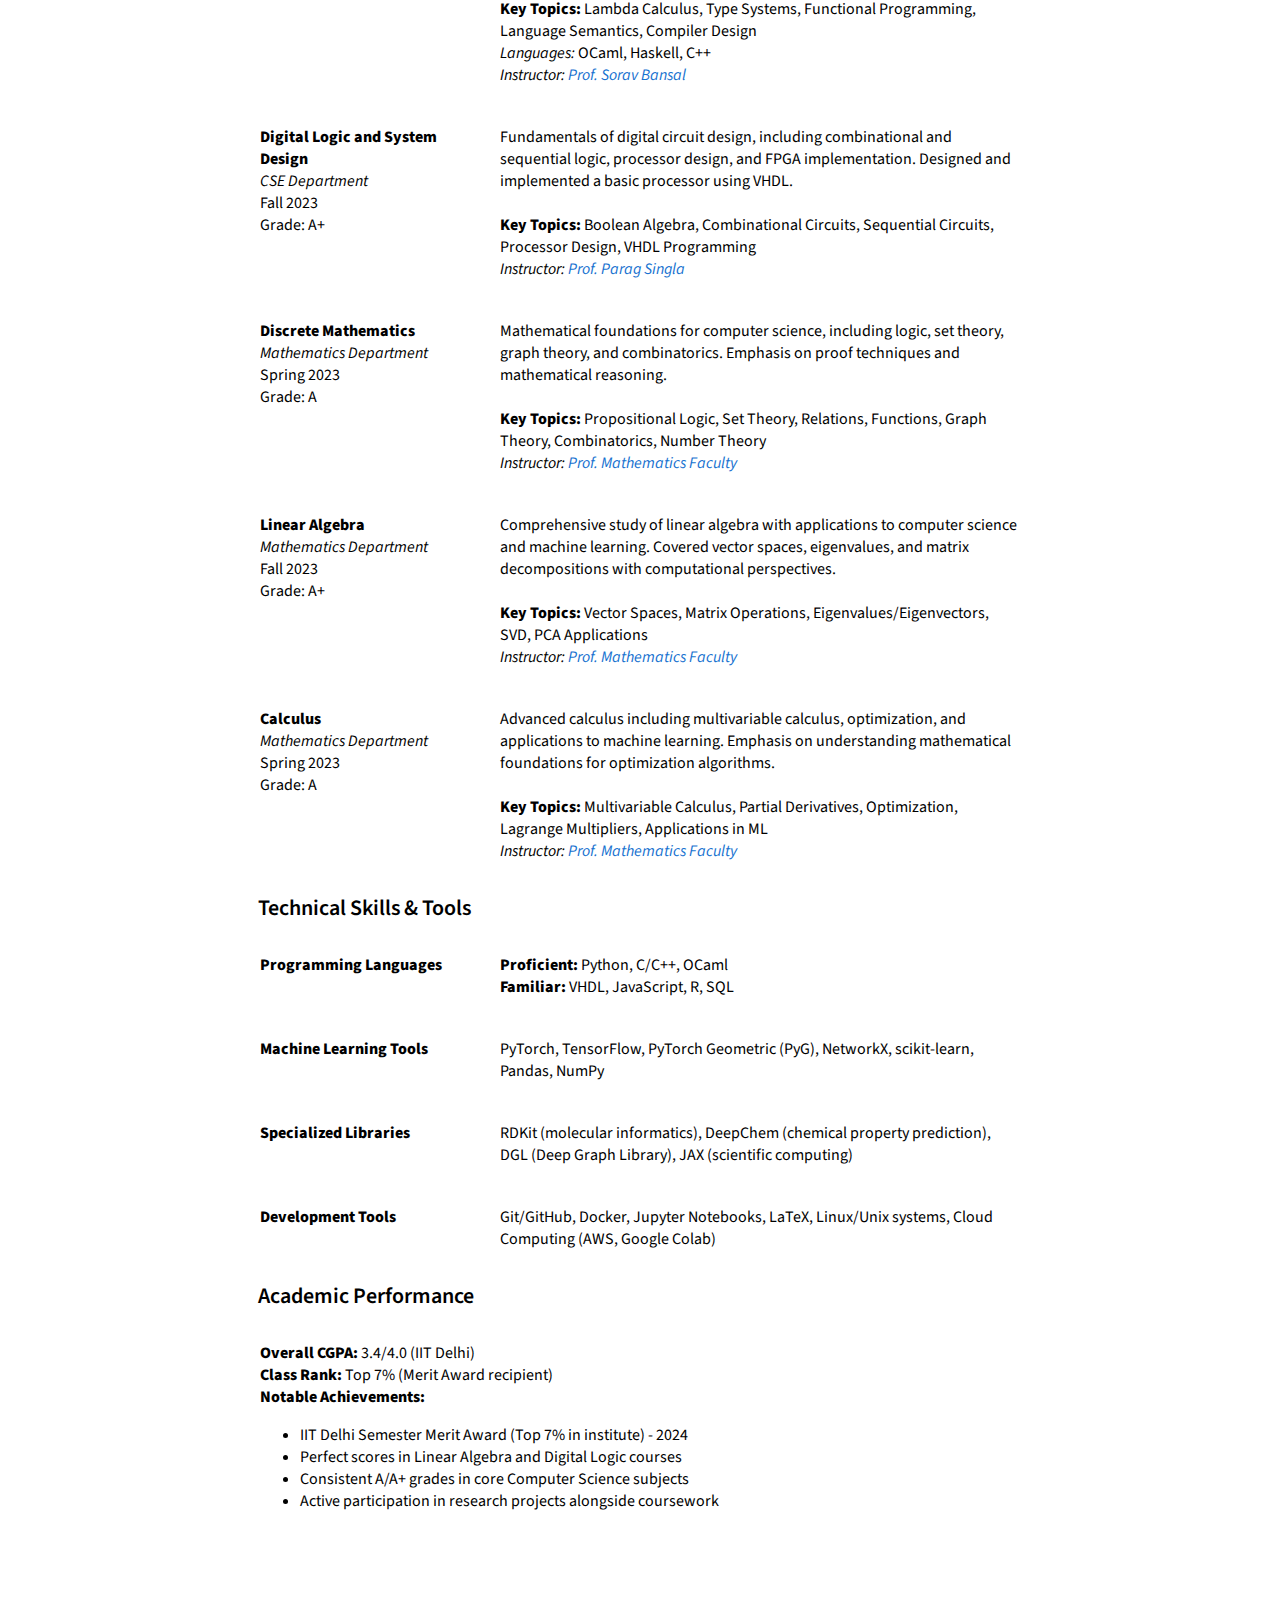
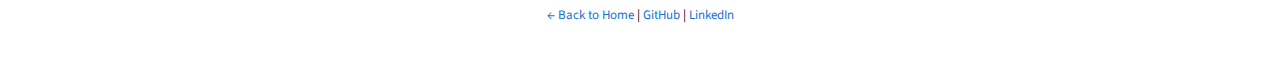
<file: content/coursework.html>
<!DOCTYPE HTML PUBLIC "-//W3C//DTD HTML 4.01 Transitional//EN">
<html>

<head>
  <meta name="generator" content="HTML Tidy for Linux/x86 (vers 11 February 2007), see www.w3.org">
  <style type="text/css">
  /* Design Credits: Arnav Jain, Nilesh Gupta, Aditya Kusupati, Jon Barron, Deepak Pathak and Saurabh Gupta*/
  a {
  color: #1772d0;
  text-decoration:none;
  }
  a:focus, a:hover {
  color: #f5b461;
  text-decoration:none;
  }
  body,td,th {
     font-family: 'Source Sans Pro', Arial, sans-serif;
     font-size: 16px;
     font-weight: 400
  }
  heading {
     font-family: 'Source Sans Pro', Arial, sans-serif;
     font-size: 19px;
     font-weight: 600
  }
  strong {
     font-family: 'Source Sans Pro', Arial, sans-serif;
     font-size: 16px;
     font-weight: 800
  }
  sectionheading {
     font-family: 'Source Sans Pro', Arial, sans-serif;
     font-size: 22px;
     font-weight: 600
  }
  pageheading {
     font-family: 'Source Sans Pro', Arial, sans-serif;
     font-size: 48px;
     font-weight: 400
  }
  </style>

  <title>Vansh Ramani - Coursework</title>
  <link rel = "icon" href = "../images/IITD.png" type = "image/x-icon">
  <meta name="Vansh Ramani Coursework" http-equiv="Content-Type" content="Vansh Ramani Coursework">
  <link href="https://fonts.googleapis.com/css2?family=Source+Sans+Pro:wght@200;300;400;600;700&display=swap" rel="stylesheet">
  <link href="https://fonts.googleapis.com/css2?family=PT+Sans:ital,wght@0,400;0,700;1,400;1,700&display=swap" rel="stylesheet">
</head>

<body>
<table width="840" border="0" align="center" border="0" cellspacing="0" cellpadding="20">
<tr><td>

<table width="100%" align="center" border="0" cellspacing="0" cellpadding="20">
	<p align="center">
		<pageheading>Academic Coursework</pageheading><br>
		<a href="../index.html">← Back to Home</a>
	</p>
</table>

<table width="100%" align="center" border="0" cellspacing="0" cellpadding="10">
	<tr><td> <sectionheading>&nbsp;&nbsp;Online Courses & Certifications</sectionheading></td></tr>
</table>

<table width="100%" align="center" border="0" cellspacing="0" cellpadding="20">
  <tr>
		<td width="30%" valign="top">
      <strong>CS224W: Graph Neural Networks</strong><br>
      <em>Stanford University</em><br>
      Fall 2024<br>
      <span style="color:red">Completed</span>
    </td>
		<td width="70%" valign="top">
      Comprehensive study of graph neural networks, covering message passing, graph attention networks, graph transformers, 
      and applications to social networks, knowledge graphs, and biological networks. Implemented various GNN architectures 
      and worked on projects involving graph classification and node prediction tasks.
      <br><br>
      <strong>Key Topics:</strong> Message Passing Networks, Graph Attention Networks, GraphSAGE, Graph Transformers, 
      Graph Generation, Applications in Drug Discovery
      <br>
      <em>Instructor: <a href="https://cs.stanford.edu/people/jure/" target="_blank">Prof. Jure Leskovec</a></em>
    </td>
  </tr>

  <tr>
		<td width="30%" valign="top">
      <strong>CS230: Deep Learning</strong><br>
      <em>Stanford University</em><br>
      Fall 2024<br>
      <span style="color:red">Completed</span>
    </td>
		<td width="70%" valign="top">
      Fundamentals of deep learning including neural networks, convolutional networks, recurrent networks, and attention mechanisms. 
      Hands-on experience with TensorFlow and PyTorch, implementing state-of-the-art architectures for computer vision and NLP tasks.
      <br><br>
      <strong>Key Topics:</strong> CNNs, RNNs, LSTMs, Attention Mechanisms, Transformers, Optimization Techniques, Regularization
      <br>
      <em>Instructors: <a href="https://cs.stanford.edu/people/ang/" target="_blank">Prof. Andrew Ng</a>, 
      <a href="https://cs.stanford.edu/people/karpathy/" target="_blank">Prof. Andrej Karpathy</a></em>
    </td>
  </tr>

  <tr>
		<td width="30%" valign="top">
      <strong>CS229: Machine Learning</strong><br>
      <em>Stanford University</em><br>
      Summer 2024<br>
      <span style="color:red">Completed</span>
    </td>
		<td width="70%" valign="top">
      Comprehensive introduction to machine learning, including supervised learning, unsupervised learning, and reinforcement learning. 
      Covered theoretical foundations and practical implementations of key algorithms.
      <br><br>
      <strong>Key Topics:</strong> Linear/Logistic Regression, SVMs, Neural Networks, K-means, PCA, EM Algorithm, Q-learning
      <br>
      <em>Instructor: <a href="https://cs.stanford.edu/people/ang/" target="_blank">Prof. Andrew Ng</a></em>
    </td>
  </tr>

  <tr>
		<td width="30%" valign="top">
      <strong>DeepFindr Graph Neural Networks</strong><br>
      <em>DeepFindr</em><br>
      Winter 2024<br>
      <span style="color:red">Completed</span>
    </td>
		<td width="70%" valign="top">
      Specialized course focusing on advanced GNN architectures and their applications in various domains. 
      Covered cutting-edge research in graph deep learning and hands-on implementation of novel GNN variants.
      <br><br>
      <strong>Key Topics:</strong> Advanced Message Passing, Graph Pooling, Graph Generation, Equivariant Networks, 
      Applications in Drug Discovery and Social Networks
    </td>
  </tr>
</table>

<table width="100%" align="center" border="0" cellspacing="0" cellpadding="10">
	<tr><td> <sectionheading>&nbsp;&nbsp;IIT Delhi Coursework</sectionheading></td></tr>
</table>

<table width="100%" align="center" border="0" cellspacing="0" cellpadding="20">
  <tr>
		<td width="30%" valign="top">
      <strong>Computer Architecture</strong><br>
      <em>CSE Department</em><br>
      Spring 2024<br>
      Grade: A
    </td>
		<td width="70%" valign="top">
      Advanced study of computer system design, including processor architecture, memory hierarchies, and parallel computing. 
      Implemented a MIPS processor simulator and analyzed performance optimizations.
      <br><br>
      <strong>Key Topics:</strong> Pipeline Design, Cache Memory, Virtual Memory, Multiprocessor Systems, Performance Analysis
      <br>
      <em>Instructor: <a href="https://www.cse.iitd.ac.in/~sbansal/" target="_blank">Prof. Sorav Bansal</a></em>
    </td>
  </tr>

  <tr>
		<td width="30%" valign="top">
      <strong>Data Structures and Algorithms</strong><br>
      <em>CSE Department</em><br>
      Fall 2023<br>
      Grade: A+
    </td>
		<td width="70%" valign="top">
      Comprehensive study of fundamental data structures and algorithms, with emphasis on analysis and design. 
      Covered advanced topics including graph algorithms, dynamic programming, and complexity theory.
      <br><br>
      <strong>Key Topics:</strong> Trees, Graphs, Sorting, Dynamic Programming, Greedy Algorithms, Network Flows
      <br>
      <em>Instructor: <a href="https://www.cse.iitd.ac.in/~rahulgarg/" target="_blank">Prof. Rahul Garg</a></em>
    </td>
  </tr>

  <tr>
		<td width="30%" valign="top">
      <strong>Programming Languages</strong><br>
      <em>CSE Department</em><br>
      Spring 2024<br>
      Grade: A
    </td>
		<td width="70%" valign="top">
      Study of programming language design and implementation, including functional programming, type systems, and language semantics. 
      Implemented interpreters for various language constructs and explored advanced type systems.
      <br><br>
      <strong>Key Topics:</strong> Lambda Calculus, Type Systems, Functional Programming, Language Semantics, Compiler Design
      <br>
      <em>Languages:</em> OCaml, Haskell, C++
      <br>
      <em>Instructor: <a href="https://www.cse.iitd.ac.in/~sbansal/" target="_blank">Prof. Sorav Bansal</a></em>
    </td>
  </tr>

  <tr>
		<td width="30%" valign="top">
      <strong>Digital Logic and System Design</strong><br>
      <em>CSE Department</em><br>
      Fall 2023<br>
      Grade: A+
    </td>
		<td width="70%" valign="top">
      Fundamentals of digital circuit design, including combinational and sequential logic, processor design, and FPGA implementation. 
      Designed and implemented a basic processor using VHDL.
      <br><br>
      <strong>Key Topics:</strong> Boolean Algebra, Combinational Circuits, Sequential Circuits, Processor Design, VHDL Programming
      <br>
      <em>Instructor: <a href="https://www.cse.iitd.ac.in/~parags/" target="_blank">Prof. Parag Singla</a></em>
    </td>
  </tr>

  <tr>
		<td width="30%" valign="top">
      <strong>Discrete Mathematics</strong><br>
      <em>Mathematics Department</em><br>
      Spring 2023<br>
      Grade: A
    </td>
		<td width="70%" valign="top">
      Mathematical foundations for computer science, including logic, set theory, graph theory, and combinatorics. 
      Emphasis on proof techniques and mathematical reasoning.
      <br><br>
      <strong>Key Topics:</strong> Propositional Logic, Set Theory, Relations, Functions, Graph Theory, Combinatorics, Number Theory
      <br>
      <em>Instructor: <a href="https://www.maths.iitd.ac.in/" target="_blank">Prof. Mathematics Faculty</a></em>
    </td>
  </tr>

  <tr>
		<td width="30%" valign="top">
      <strong>Linear Algebra</strong><br>
      <em>Mathematics Department</em><br>
      Fall 2023<br>
      Grade: A+
    </td>
		<td width="70%" valign="top">
      Comprehensive study of linear algebra with applications to computer science and machine learning. 
      Covered vector spaces, eigenvalues, and matrix decompositions with computational perspectives.
      <br><br>
      <strong>Key Topics:</strong> Vector Spaces, Matrix Operations, Eigenvalues/Eigenvectors, SVD, PCA Applications
      <br>
      <em>Instructor: <a href="https://www.maths.iitd.ac.in/" target="_blank">Prof. Mathematics Faculty</a></em>
    </td>
  </tr>

  <tr>
		<td width="30%" valign="top">
      <strong>Calculus</strong><br>
      <em>Mathematics Department</em><br>
      Spring 2023<br>
      Grade: A
    </td>
		<td width="70%" valign="top">
      Advanced calculus including multivariable calculus, optimization, and applications to machine learning. 
      Emphasis on understanding mathematical foundations for optimization algorithms.
      <br><br>
      <strong>Key Topics:</strong> Multivariable Calculus, Partial Derivatives, Optimization, Lagrange Multipliers, Applications in ML
      <br>
      <em>Instructor: <a href="https://www.maths.iitd.ac.in/" target="_blank">Prof. Mathematics Faculty</a></em>
    </td>
  </tr>
</table>

<table width="100%" align="center" border="0" cellspacing="0" cellpadding="10">
	<tr><td> <sectionheading>&nbsp;&nbsp;Technical Skills & Tools</sectionheading></td></tr>
</table>

<table width="100%" align="center" border="0" cellspacing="0" cellpadding="20">
  <tr>
		<td width="30%" valign="top">
      <strong>Programming Languages</strong>
    </td>
		<td width="70%" valign="top">
      <strong>Proficient:</strong> Python, C/C++, OCaml<br>
      <strong>Familiar:</strong> VHDL, JavaScript, R, SQL
    </td>
  </tr>

  <tr>
		<td width="30%" valign="top">
      <strong>Machine Learning Tools</strong>
    </td>
		<td width="70%" valign="top">
      PyTorch, TensorFlow, PyTorch Geometric (PyG), NetworkX, scikit-learn, Pandas, NumPy
    </td>
  </tr>

  <tr>
		<td width="30%" valign="top">
      <strong>Specialized Libraries</strong>
    </td>
		<td width="70%" valign="top">
      RDKit (molecular informatics), DeepChem (chemical property prediction), 
      DGL (Deep Graph Library), JAX (scientific computing)
    </td>
  </tr>

  <tr>
		<td width="30%" valign="top">
      <strong>Development Tools</strong>
    </td>
		<td width="70%" valign="top">
      Git/GitHub, Docker, Jupyter Notebooks, LaTeX, Linux/Unix systems, 
      Cloud Computing (AWS, Google Colab)
    </td>
  </tr>
</table>

<table width="100%" align="center" border="0" cellspacing="0" cellpadding="10">
	<tr><td> <sectionheading>&nbsp;&nbsp;Academic Performance</sectionheading></td></tr>
</table>

<table width="100%" align="center" border="0" cellspacing="0" cellpadding="20">
  <tr>
		<td width="100%" valign="top">
      <strong>Overall CGPA:</strong> 3.4/4.0 (IIT Delhi)<br>
      <strong>Class Rank:</strong> Top 7% (Merit Award recipient)<br>
      <strong>Notable Achievements:</strong>
      <ul>
        <li>IIT Delhi Semester Merit Award (Top 7% in institute) - 2024</li>
        <li>Perfect scores in Linear Algebra and Digital Logic courses</li>
        <li>Consistent A/A+ grades in core Computer Science subjects</li>
        <li>Active participation in research projects alongside coursework</li>
      </ul>
    </td>
  </tr>
</table>

<table width="100%" align="center" border="0" cellspacing="0" cellpadding="20">
    <tr>
      <td>
        <br>
        <p align="center"><font size="2">
        <a href="../index.html">← Back to Home</a> | 
        <a href="https://github.com/VanshRamani" target="_blank">GitHub</a> | 
        <a href="https://www.linkedin.com/in/ramanivansh/" target="_blank">LinkedIn</a>
        </font>
        </p>
      </td>
    </tr>
</table>

</td></tr>
</table>

</body>

</html>
</file>
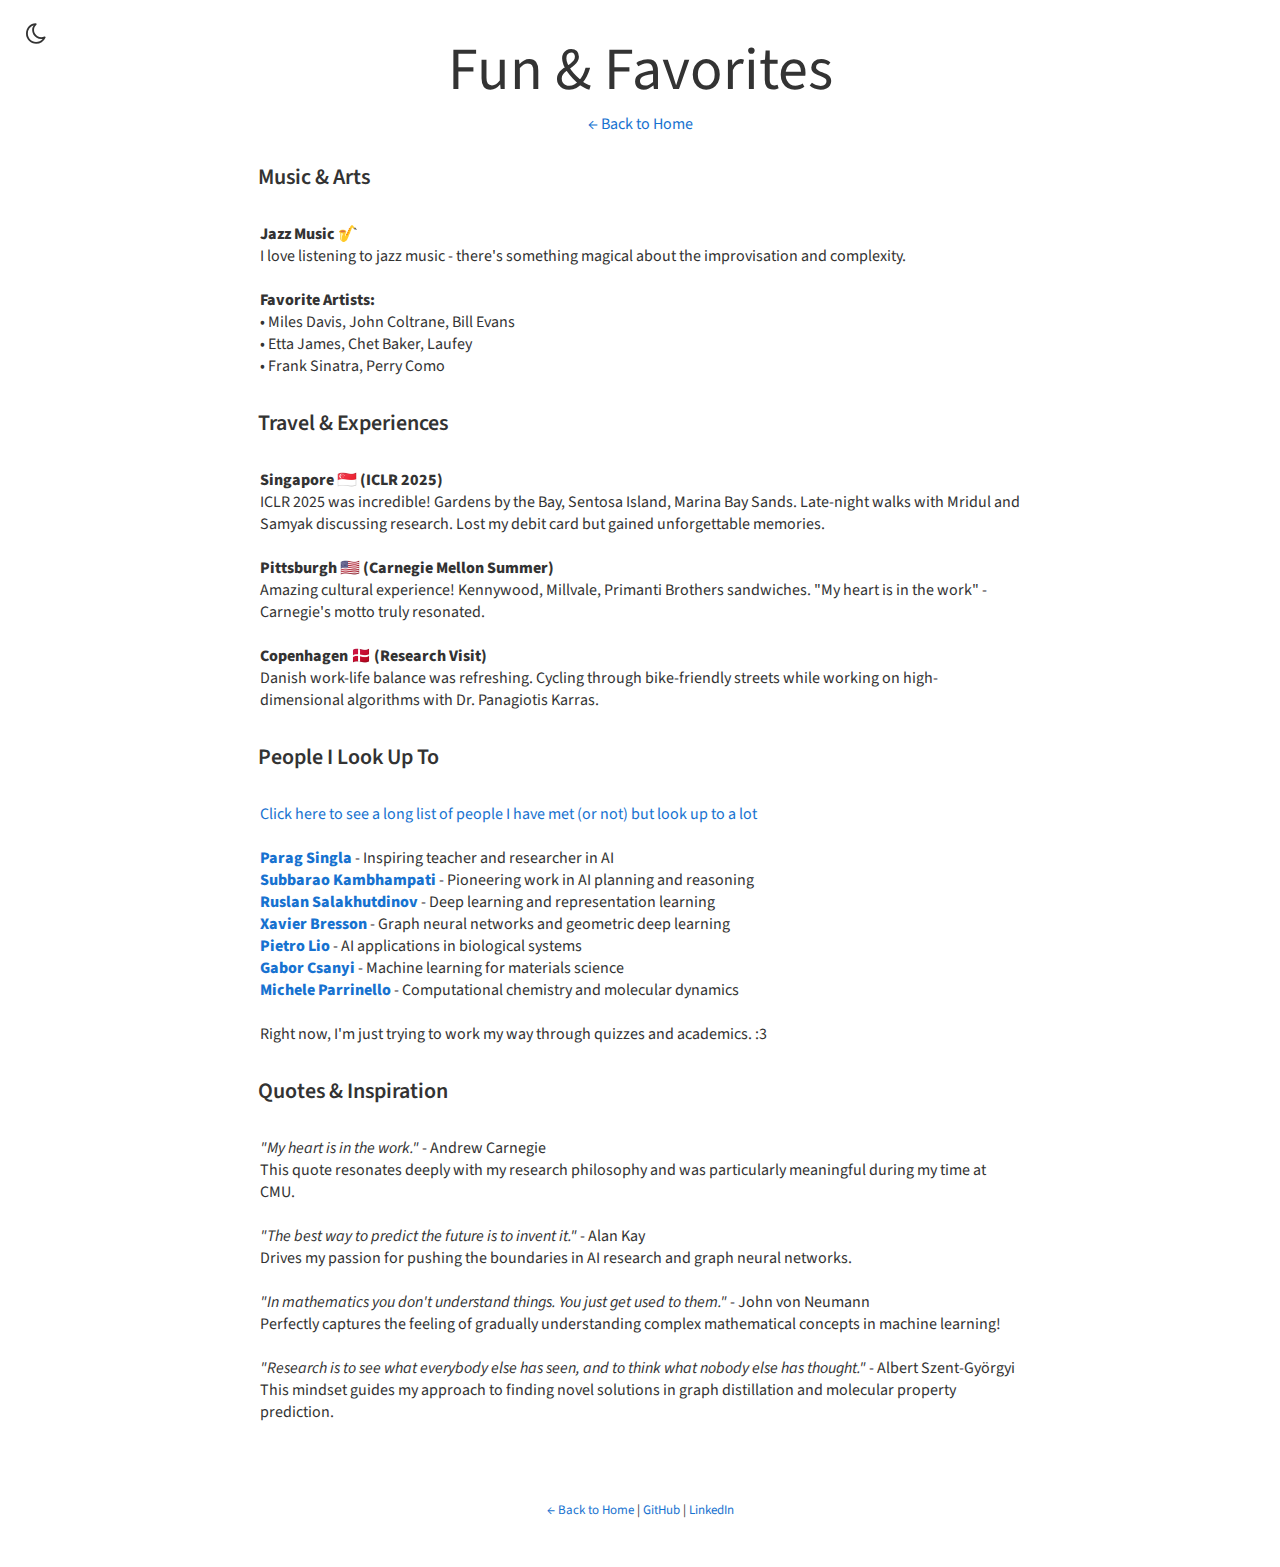
<file: content/fun.html>
<!DOCTYPE HTML PUBLIC "-//W3C//DTD HTML 4.01 Transitional//EN">
<html>

<head>
  <meta name="generator" content="HTML Tidy for Linux/x86 (vers 11 February 2007), see www.w3.org">
  <style type="text/css">
  /* Design Credits: Arnav Jain, Nilesh Gupta, Aditya Kusupati, Jon Barron, Deepak Pathak and Saurabh Gupta*/
  a {
  color: #1772d0;
  text-decoration:none;
  }
  a:focus, a:hover {
  color: #f5b461;
  text-decoration:none;
  }
  body,td,th {
     font-family: 'Source Sans Pro', Arial, sans-serif;
     font-size: 16px;
     font-weight: 400
  }
  heading {
     font-family: 'Source Sans Pro', Arial, sans-serif;
     font-size: 19px;
     font-weight: 600
  }
  strong {
     font-family: 'Source Sans Pro', Arial, sans-serif;
     font-size: 16px;
     font-weight: 800
  }
  sectionheading {
     font-family: 'Source Sans Pro', Arial, sans-serif;
     font-size: 22px;
     font-weight: 600
  }
  pageheading {
     font-family: 'Source Sans Pro', Arial, sans-serif;
     font-size: 48px;
     font-weight: 400
  }
  </style>

  <title>Vansh Ramani - Fun & Favorites</title>
  <link rel = "icon" href = "../images/IITD.png" type = "image/x-icon">
  <meta name="Vansh Ramani Fun" http-equiv="Content-Type" content="Vansh Ramani Fun">
  <link href="https://fonts.googleapis.com/css2?family=Source+Sans+Pro:wght@200;300;400;600;700&display=swap" rel="stylesheet">
  <link href="https://fonts.googleapis.com/css2?family=PT+Sans:ital,wght@0,400;0,700;1,400;1,700&display=swap" rel="stylesheet">
  <link rel="stylesheet" href="https://cdnjs.cloudflare.com/ajax/libs/font-awesome/4.7.0/css/font-awesome.min.css">
  <link rel="stylesheet" href="../css/darkmode.css">
  <script src="../js/darkmode.js"></script>
</head>

<body>
  <!-- Dark mode toggle button -->
  <button class="theme-toggle" onclick="toggleTheme()" title="Toggle dark mode">
    <i class="fa fa-moon-o" id="theme-icon"></i>
  </button>
<table width="840" border="0" align="center" border="0" cellspacing="0" cellpadding="20">
<tr><td>

<table width="100%" align="center" border="0" cellspacing="0" cellpadding="20">
	<p align="center">
		<pageheading>Fun & Favorites</pageheading><br>
		<a href="../index.html">← Back to Home</a>
	</p>
</table>

<table width="100%" align="center" border="0" cellspacing="0" cellpadding="10">
	<tr><td> <sectionheading>&nbsp;&nbsp;Music & Arts</sectionheading></td></tr>
</table>

<table width="100%" align="center" border="0" cellspacing="0" cellpadding="20">
  <tr>
		<td width="100%" valign="top">
			<p>
        <strong>Jazz Music 🎷</strong><br>
        I love listening to jazz music - there's something magical about the improvisation and complexity. 
        
        <br><br>
        <strong>Favorite Artists:</strong><br>
        • Miles Davis, John Coltrane, Bill Evans<br>
        • Etta James, Chet Baker, Laufey<br>
        • Frank Sinatra, Perry Como
			</p>
    </td>
  </tr>
</table>

<table width="100%" align="center" border="0" cellspacing="0" cellpadding="10">
	<tr><td> <sectionheading>&nbsp;&nbsp;Travel & Experiences</sectionheading></td></tr>
</table>

<table width="100%" align="center" border="0" cellspacing="0" cellpadding="20">
  <tr>
		<td width="100%" valign="top">
			<p>
        <strong>Singapore 🇸🇬 (ICLR 2025)</strong><br>
        ICLR 2025 was incredible! Gardens by the Bay, Sentosa Island, Marina Bay Sands. 
        Late-night walks with Mridul and Samyak discussing research. Lost my debit card but 
        gained unforgettable memories.
        
        <br><br>
        <strong>Pittsburgh 🇺🇸 (Carnegie Mellon Summer)</strong><br>
        Amazing cultural experience! Kennywood, Millvale, Primanti Brothers sandwiches. 
        "My heart is in the work" - Carnegie's motto truly resonated.
        
        <br><br>
        <strong>Copenhagen 🇩🇰 (Research Visit)</strong><br>
        Danish work-life balance was refreshing. Cycling through bike-friendly streets while 
        working on high-dimensional algorithms with Dr. Panagiotis Karras.
			</p>
    </td>
  </tr>
</table>

<table width="100%" align="center" border="0" cellspacing="0" cellpadding="10">
	<tr><td> <sectionheading>&nbsp;&nbsp;People I Look Up To</sectionheading></td></tr>
</table>

<table width="100%" align="center" border="0" cellspacing="0" cellpadding="20">
  <tr>
		<td width="100%" valign="top">
			<p>
        <a href="content/people-i-admire.html" target="_blank">Click here to see a long list of people I have met (or not) but look up to a lot</a>
        
        <br><br>
        <strong><a href="https://www.cse.iitd.ac.in/~parags/" target="_blank">Parag Singla</a></strong> - Inspiring teacher and researcher in AI<br>
        <strong><a href="https://scholar.google.com/citations?user=0UTKa_wAAAAJ" target="_blank">Subbarao Kambhampati</a></strong> - Pioneering work in AI planning and reasoning<br>
        <strong><a href="https://www.cs.cmu.edu/~rsalakhu/" target="_blank">Ruslan Salakhutdinov</a></strong> - Deep learning and representation learning<br>
        <strong><a href="https://scholar.google.com/citations?user=_Xl-kMgAAAAJ" target="_blank">Xavier Bresson</a></strong> - Graph neural networks and geometric deep learning<br>
        <strong><a href="https://scholar.google.com/citations?user=k0KiE4wAAAAJ" target="_blank">Pietro Lio</a></strong> - AI applications in biological systems<br>
        <strong><a href="https://scholar.google.com/citations?user=k0KiE4wAAAAJ" target="_blank">Gabor Csanyi</a></strong> - Machine learning for materials science<br>
        <strong><a href="https://scholar.google.com/citations?user=9jKGQEoAAAAJ" target="_blank">Michele Parrinello</a></strong> - Computational chemistry and molecular dynamics
        
        <br><br>
        Right now, I'm just trying to work my way through quizzes and academics. :3
			</p>
    </td>
  </tr>
</table>



<table width="100%" align="center" border="0" cellspacing="0" cellpadding="10">
	<tr><td> <sectionheading>&nbsp;&nbsp;Quotes & Inspiration</sectionheading></td></tr>
</table>

<table width="100%" align="center" border="0" cellspacing="0" cellpadding="20">
  <tr>
		<td width="100%" valign="top">
			<p>
        <em>"My heart is in the work."</em> - Andrew Carnegie<br>
        This quote resonates deeply with my research philosophy and was particularly meaningful during my time at CMU.
        
        <br><br>
        <em>"The best way to predict the future is to invent it."</em> - Alan Kay<br>
        Drives my passion for pushing the boundaries in AI research and graph neural networks.
        
        <br><br>
        <em>"In mathematics you don't understand things. You just get used to them."</em> - John von Neumann<br>
        Perfectly captures the feeling of gradually understanding complex mathematical concepts in machine learning!
        
        <br><br>
        <em>"Research is to see what everybody else has seen, and to think what nobody else has thought."</em> - Albert Szent-Györgyi<br>
        This mindset guides my approach to finding novel solutions in graph distillation and molecular property prediction.
			</p>
    </td>
  </tr>
</table>

<table width="100%" align="center" border="0" cellspacing="0" cellpadding="20">
    <tr>
      <td>
        <br>
        <p align="center"><font size="2">
        <a href="../index.html">← Back to Home</a> | 
        <a href="https://github.com/VanshRamani" target="_blank">GitHub</a> | 
        <a href="https://www.linkedin.com/in/ramanivansh/" target="_blank">LinkedIn</a>
        </font>
        </p>
      </td>
    </tr>
</table>

</td></tr>
</table>

</body>

</html>
</file>
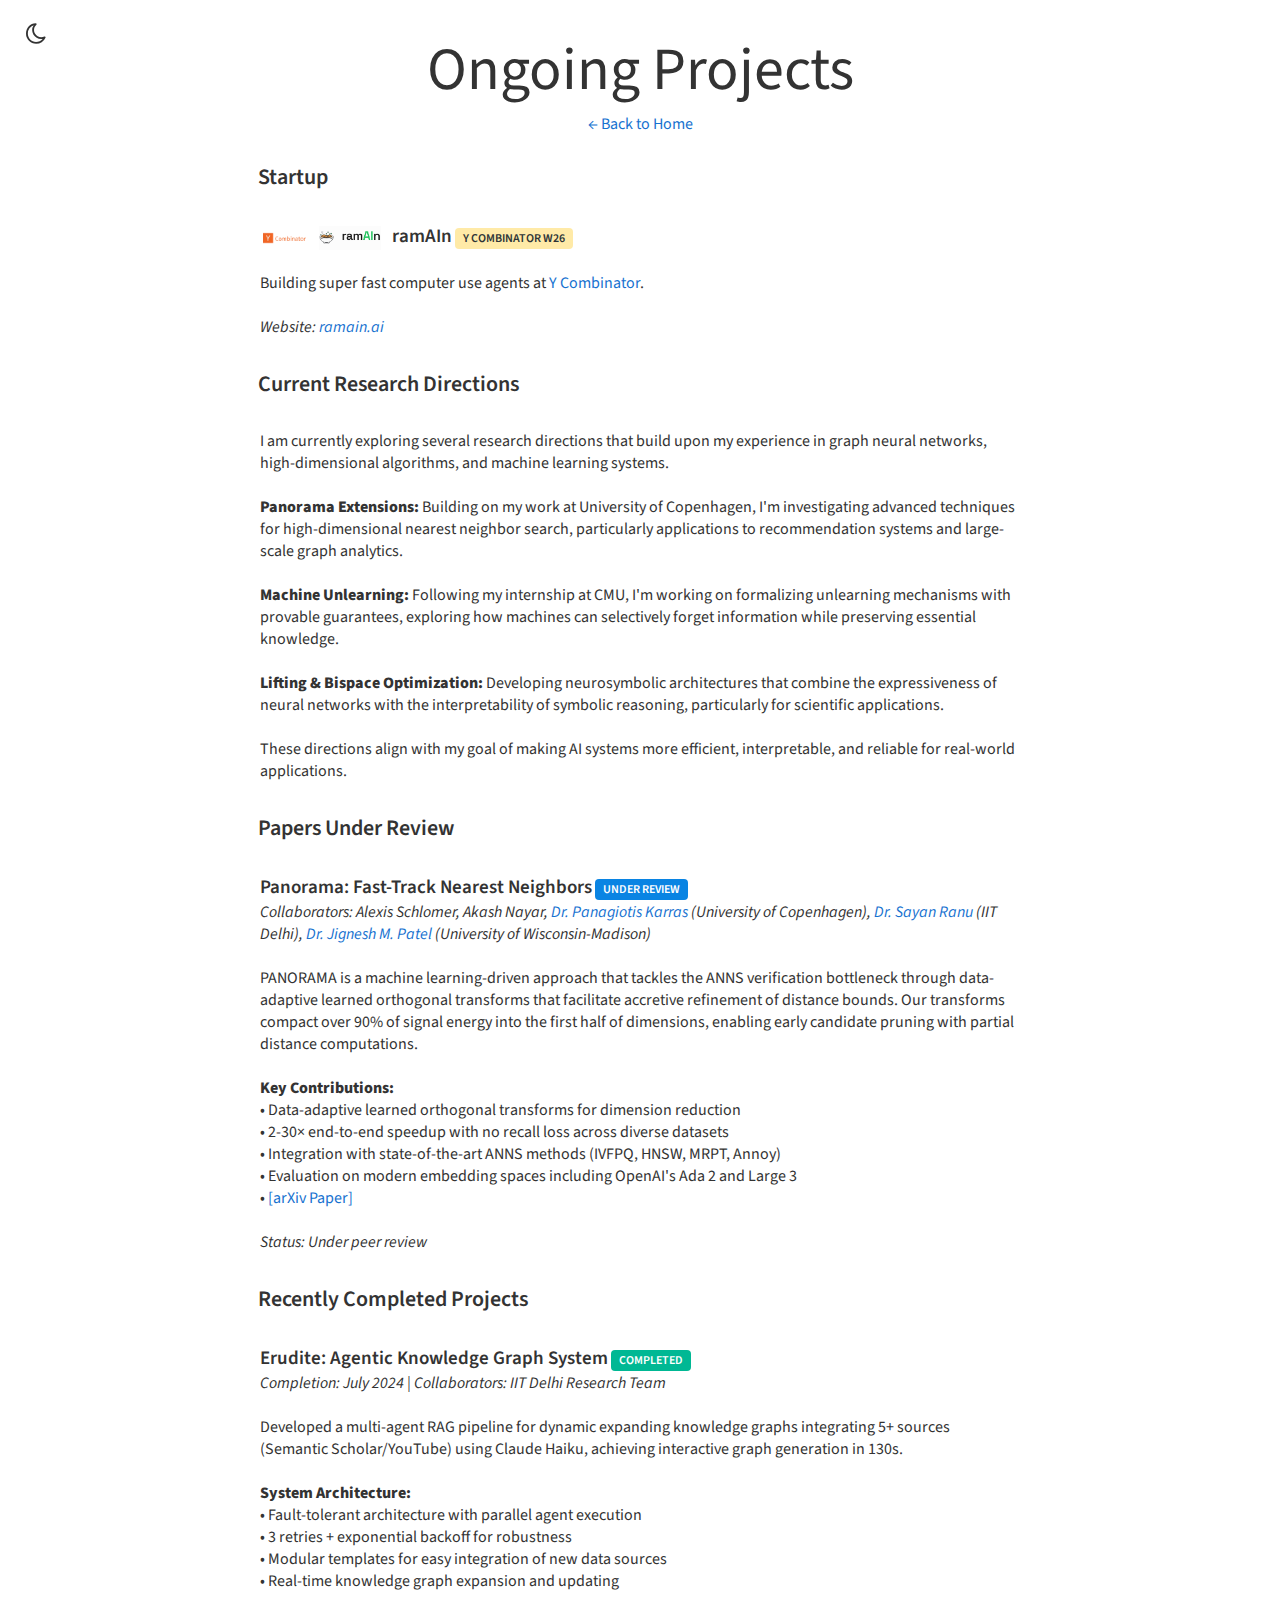
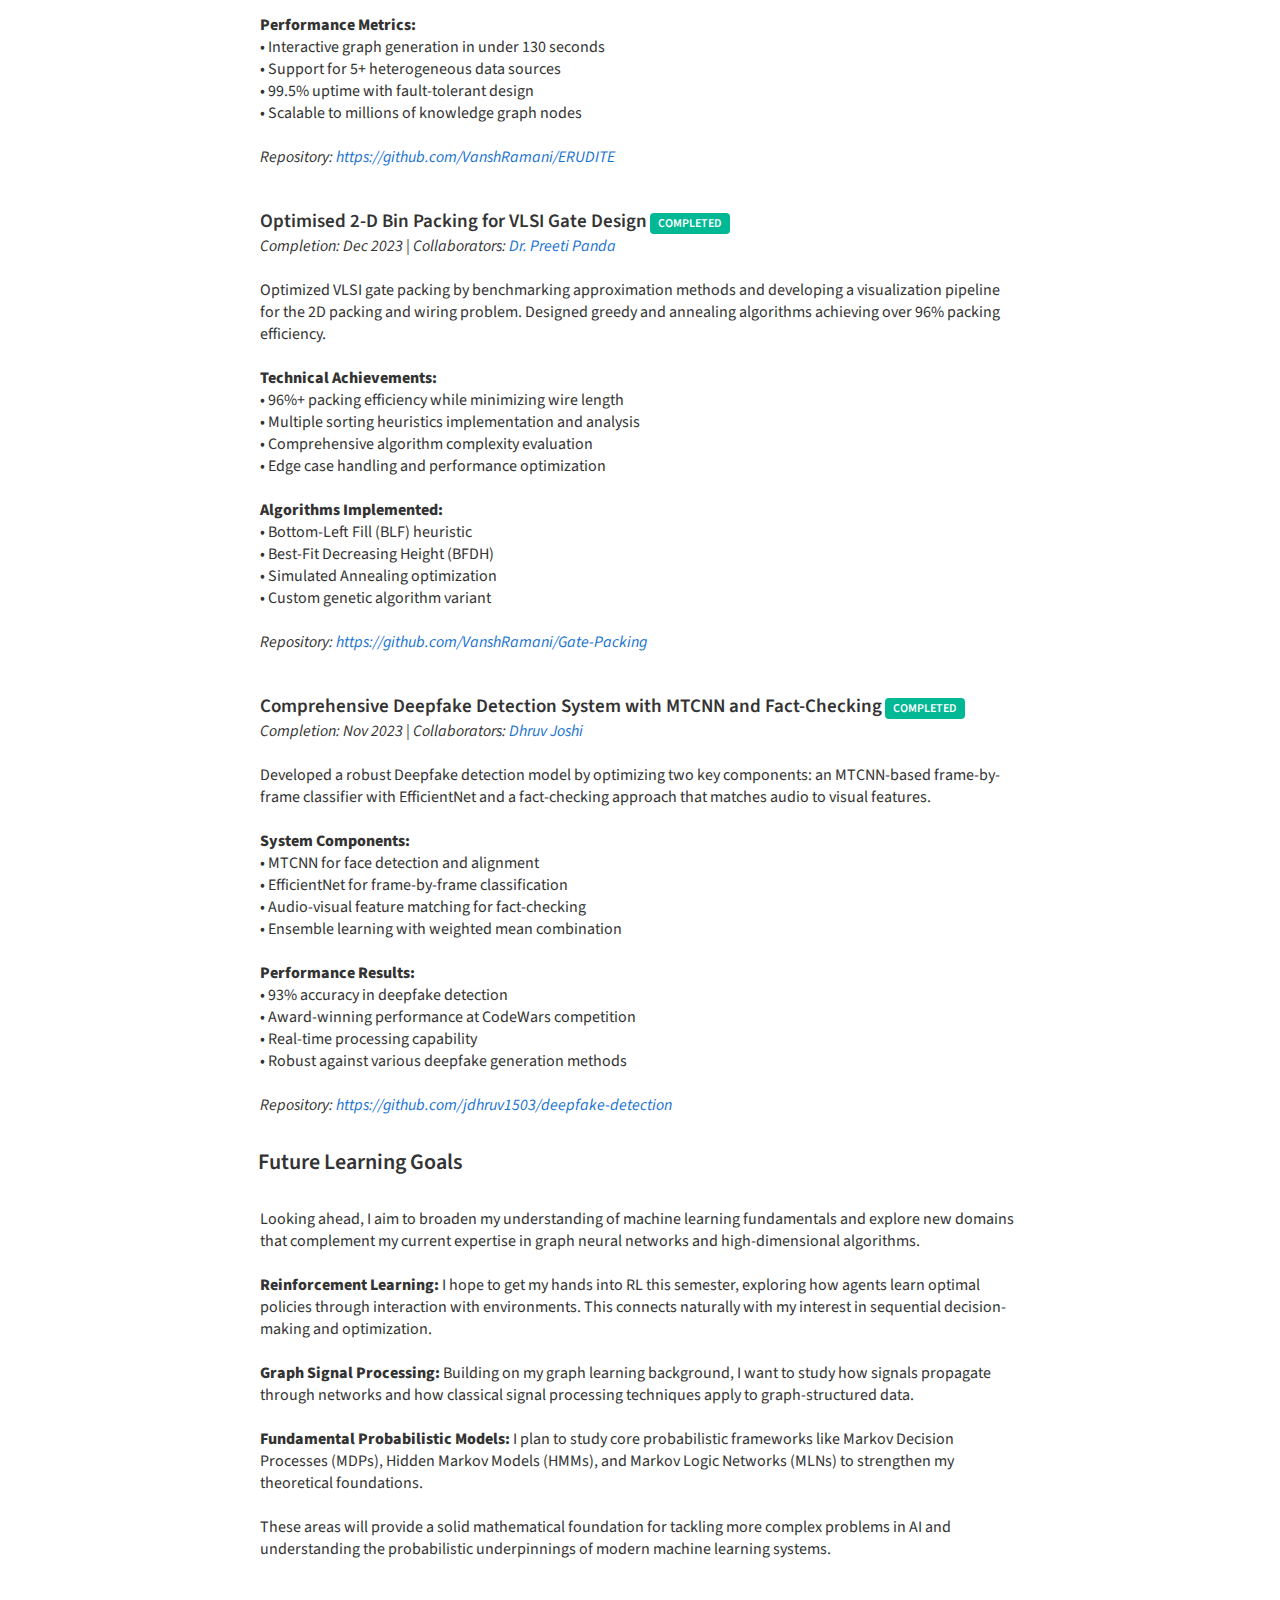
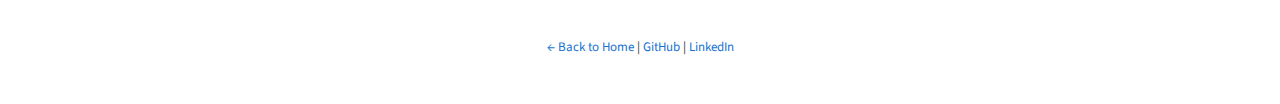
<file: content/projects.html>
<!DOCTYPE HTML PUBLIC "-//W3C//DTD HTML 4.01 Transitional//EN">
<html>

<head>
  <meta name="generator" content="HTML Tidy for Linux/x86 (vers 11 February 2007), see www.w3.org">
  <style type="text/css">
  /* Design Credits: Arnav Jain, Nilesh Gupta, Aditya Kusupati, Jon Barron, Deepak Pathak and Saurabh Gupta*/
  a {
  color: #1772d0;
  text-decoration:none;
  }
  a:focus, a:hover {
  color: #f5b461;
  text-decoration:none;
  }
  body,td,th {
     font-family: 'Source Sans Pro', Arial, sans-serif;
     font-size: 16px;
     font-weight: 400
  }
  heading {
     font-family: 'Source Sans Pro', Arial, sans-serif;
     font-size: 19px;
     font-weight: 600
  }
  strong {
     font-family: 'Source Sans Pro', Arial, sans-serif;
     font-size: 16px;
     font-weight: 800
  }
  sectionheading {
     font-family: 'Source Sans Pro', Arial, sans-serif;
     font-size: 22px;
     font-weight: 600
  }
  pageheading {
     font-family: 'Source Sans Pro', Arial, sans-serif;
     font-size: 48px;
     font-weight: 400
  }
  .status-ongoing {
    background-color: #ffeaa7;
    color: #2d3436;
    padding: 2px 8px;
    border-radius: 4px;
    font-size: 12px;
    font-weight: 600;
  }
  .status-completed {
    background-color: #00b894;
    color: white;
    padding: 2px 8px;
    border-radius: 4px;
    font-size: 12px;
    font-weight: 600;
  }
  .status-underreview {
    background-color: #0984e3;
    color: white;
    padding: 2px 8px;
    border-radius: 4px;
    font-size: 12px;
    font-weight: 600;
  }
  </style>

  <title>Vansh Ramani - Ongoing Projects</title>
  <link rel = "icon" href = "../images/IITD.png" type = "image/x-icon">
  <meta name="Vansh Ramani Projects" http-equiv="Content-Type" content="Vansh Ramani Projects">
  <link href="https://fonts.googleapis.com/css2?family=Source+Sans+Pro:wght@200;300;400;600;700&display=swap" rel="stylesheet">
  <link href="https://fonts.googleapis.com/css2?family=PT+Sans:ital,wght@0,400;0,700;1,400;1,700&display=swap" rel="stylesheet">
  <link rel="stylesheet" href="https://cdnjs.cloudflare.com/ajax/libs/font-awesome/4.7.0/css/font-awesome.min.css">
  <link rel="stylesheet" href="../css/darkmode.css">
  <script src="../js/darkmode.js"></script>
</head>

<body>
  <!-- Dark mode toggle button -->
  <button class="theme-toggle" onclick="toggleTheme()" title="Toggle dark mode">
    <i class="fa fa-moon-o" id="theme-icon"></i>
  </button>
<table width="840" border="0" align="center" border="0" cellspacing="0" cellpadding="20">
<tr><td>

<table width="100%" align="center" border="0" cellspacing="0" cellpadding="20">
	<p align="center">
		<pageheading>Ongoing Projects</pageheading><br>
		<a href="../index.html">← Back to Home</a>
	</p>
</table>

<table width="100%" align="center" border="0" cellspacing="0" cellpadding="10">
	<tr><td> <sectionheading>&nbsp;&nbsp;Startup</sectionheading></td></tr>
</table>

<table width="100%" align="center" border="0" cellspacing="0" cellpadding="20">
  <tr>
		<td width="100%" valign="top">
			<p>
        <img src="../images/Ycoomb.png" alt="YC" style="height:24px; vertical-align:middle; margin-right:8px;">
        <img src="../images/ramain_logo.png" alt="ramAIn" style="height:24px; vertical-align:middle; margin-right:8px;">
        <a href="https://ramain.ai" target="_blank" id="ramain">
          <heading>ramAIn</heading></a>
        <span class="status-ongoing">Y COMBINATOR W26</span><br><br>
        
        Building super fast computer use agents at <a href="https://www.ycombinator.com/" target="_blank">Y Combinator</a>.
        
        <br><br>
        <em>Website: <a href="https://ramain.ai" target="_blank">ramain.ai</a></em>
			</p>
    </td>
  </tr>
</table>

<table width="100%" align="center" border="0" cellspacing="0" cellpadding="10">
	<tr><td> <sectionheading>&nbsp;&nbsp;Current Research Directions</sectionheading></td></tr>
</table>

<table width="100%" align="center" border="0" cellspacing="0" cellpadding="20">
  <tr>
		<td width="100%" valign="top">
			<p>
        I am currently exploring several research directions that build upon my experience in graph neural networks, 
        high-dimensional algorithms, and machine learning systems. 
        
        <br><br>
        <strong>Panorama Extensions:</strong> Building on my work at University of Copenhagen, I'm investigating 
        advanced techniques for high-dimensional nearest neighbor search, particularly applications to recommendation 
        systems and large-scale graph analytics.
        
        <br><br>
        <strong>Machine Unlearning:</strong> Following my internship at CMU, I'm working on formalizing unlearning 
        mechanisms with provable guarantees, exploring how machines can selectively forget information while 
        preserving essential knowledge.
        
        <br><br>
        <strong>Lifting & Bispace Optimization:</strong> Developing neurosymbolic architectures that combine the 
        expressiveness of neural networks with the interpretability of symbolic reasoning, particularly for 
        scientific applications.
        
        <br><br>
        These directions align with my goal of making AI systems more efficient, interpretable, and reliable 
        for real-world applications.
			</p>
    </td>
  </tr>
</table>

<table width="100%" align="center" border="0" cellspacing="0" cellpadding="10">
	<tr><td> <sectionheading>&nbsp;&nbsp;Papers Under Review</sectionheading></td></tr>
</table>

<table width="100%" align="center" border="0" cellspacing="0" cellpadding="20">
  <tr>
		<td width="100%" valign="top">
			<p>
        <a href="https://arxiv.org/abs/2510.00566" target="_blank" id="panorama">
          <heading>Panorama: Fast-Track Nearest Neighbors</heading></a>
        <span class="status-underreview">UNDER REVIEW</span><br>
        <em>Collaborators: Alexis Schlomer, Akash Nayar, <a href="https://di.ku.dk/Ansatte/?pure=en/persons/467373" target="_blank">Dr. Panagiotis Karras</a> (University of Copenhagen), 
        <a href="https://www.cse.iitd.ac.in/~sayan/" target="_blank">Dr. Sayan Ranu</a> (IIT Delhi), 
        <a href="https://pages.cs.wisc.edu/~jignesh/" target="_blank">Dr. Jignesh M. Patel</a> (University of Wisconsin-Madison)</em><br><br>
        
        PANORAMA is a machine learning-driven approach that tackles the ANNS verification bottleneck through data-adaptive 
        learned orthogonal transforms that facilitate accretive refinement of distance bounds. Our transforms compact over 90% 
        of signal energy into the first half of dimensions, enabling early candidate pruning with partial distance computations.
        
        <br><br>
        <strong>Key Contributions:</strong><br>
        • Data-adaptive learned orthogonal transforms for dimension reduction<br>
        • 2-30× end-to-end speedup with no recall loss across diverse datasets<br>
        • Integration with state-of-the-art ANNS methods (IVFPQ, HNSW, MRPT, Annoy)<br>
        • Evaluation on modern embedding spaces including OpenAI's Ada 2 and Large 3<br>
        • <a href="https://arxiv.org/abs/2510.00566" target="_blank">[arXiv Paper]</a>
        
        <br><br>
        <em>Status: Under peer review</em>
			</p>
    </td>
  </tr>
</table>

<table width="100%" align="center" border="0" cellspacing="0" cellpadding="10">
	<tr><td> <sectionheading>&nbsp;&nbsp;Recently Completed Projects</sectionheading></td></tr>
</table>

<table width="100%" align="center" border="0" cellspacing="0" cellpadding="20">
  <tr>
		<td width="100%" valign="top">
			<p>
        <a href="#erudite" id="erudite">
          <heading>Erudite: Agentic Knowledge Graph System</heading></a>
        <span class="status-completed">COMPLETED</span><br>
        <em>Completion: July 2024 | Collaborators: IIT Delhi Research Team</em><br><br>
        
        Developed a multi-agent RAG pipeline for dynamic expanding knowledge graphs integrating 5+ sources 
        (Semantic Scholar/YouTube) using Claude Haiku, achieving interactive graph generation in 130s.
        
        <br><br>
        <strong>System Architecture:</strong><br>
        • Fault-tolerant architecture with parallel agent execution<br>
        • 3 retries + exponential backoff for robustness<br>
        • Modular templates for easy integration of new data sources<br>
        • Real-time knowledge graph expansion and updating
        
        <br><br>
        <strong>Performance Metrics:</strong><br>
        • Interactive graph generation in under 130 seconds<br>
        • Support for 5+ heterogeneous data sources<br>
        • 99.5% uptime with fault-tolerant design<br>
        • Scalable to millions of knowledge graph nodes
        
        <br><br>
        <em>Repository: <a href="https://github.com/VanshRamani/ERUDITE" target="_blank">https://github.com/VanshRamani/ERUDITE</a></em>
			</p>
    </td>
  </tr>

  <tr>
		<td width="100%" valign="top">
			<p>
        <a href="#optimized-bin-packing" id="optimized-bin-packing">
          <heading>Optimised 2-D Bin Packing for VLSI Gate Design</heading></a>
        <span class="status-completed">COMPLETED</span><br>
        <em>Completion: Dec 2023 | Collaborators: <a href="https://www.cse.iitd.ac.in/~preeti/" target="_blank">Dr. Preeti Panda</a></em><br><br>
        
        Optimized VLSI gate packing by benchmarking approximation methods and developing a visualization pipeline 
        for the 2D packing and wiring problem. Designed greedy and annealing algorithms achieving over 96% packing efficiency.
        
        <br><br>
        <strong>Technical Achievements:</strong><br>
        • 96%+ packing efficiency while minimizing wire length<br>
        • Multiple sorting heuristics implementation and analysis<br>
        • Comprehensive algorithm complexity evaluation<br>
        • Edge case handling and performance optimization
        
        <br><br>
        <strong>Algorithms Implemented:</strong><br>
        • Bottom-Left Fill (BLF) heuristic<br>
        • Best-Fit Decreasing Height (BFDH)<br>
        • Simulated Annealing optimization<br>
        • Custom genetic algorithm variant
        
        <br><br>
        <em>Repository: <a href="https://github.com/VanshRamani/Gate-Packing" target="_blank">https://github.com/VanshRamani/Gate-Packing</a></em>
			</p>
    </td>
  </tr>

  <tr>
		<td width="100%" valign="top">
			<p>
        <a href="#deepfake-detection" id="deepfake-detection">
          <heading>Comprehensive Deepfake Detection System with MTCNN and Fact-Checking</heading></a>
        <span class="status-completed">COMPLETED</span><br>
        <em>Completion: Nov 2023 | Collaborators: <a href="https://github.com/jdhruv1503" target="_blank">Dhruv Joshi</a></em><br><br>
        
        Developed a robust Deepfake detection model by optimizing two key components: an MTCNN-based frame-by-frame 
        classifier with EfficientNet and a fact-checking approach that matches audio to visual features.
        
        <br><br>
        <strong>System Components:</strong><br>
        • MTCNN for face detection and alignment<br>
        • EfficientNet for frame-by-frame classification<br>
        • Audio-visual feature matching for fact-checking<br>
        • Ensemble learning with weighted mean combination
        
        <br><br>
        <strong>Performance Results:</strong><br>
        • 93% accuracy in deepfake detection<br>
        • Award-winning performance at CodeWars competition<br>
        • Real-time processing capability<br>
        • Robust against various deepfake generation methods
        
        <br><br>
        <em>Repository: <a href="https://github.com/jdhruv1503/deepfake-detection" target="_blank">https://github.com/jdhruv1503/deepfake-detection</a></em>
			</p>
    </td>
  </tr>
</table>

<table width="100%" align="center" border="0" cellspacing="0" cellpadding="10">
	<tr><td> <sectionheading>&nbsp;&nbsp;Future Learning Goals</sectionheading></td></tr>
</table>

<table width="100%" align="center" border="0" cellspacing="0" cellpadding="20">
  <tr>
		<td width="100%" valign="top">
			<p>
        Looking ahead, I aim to broaden my understanding of machine learning fundamentals and explore new domains 
        that complement my current expertise in graph neural networks and high-dimensional algorithms.
        
        <br><br>
        <strong>Reinforcement Learning:</strong> I hope to get my hands into RL this semester, exploring how agents 
        learn optimal policies through interaction with environments. This connects naturally with my interest in 
        sequential decision-making and optimization.
        
        <br><br>
        <strong>Graph Signal Processing:</strong> Building on my graph learning background, I want to study how 
        signals propagate through networks and how classical signal processing techniques apply to graph-structured data.
        
        <br><br>
        <strong>Fundamental Probabilistic Models:</strong> I plan to study core probabilistic frameworks like 
        Markov Decision Processes (MDPs), Hidden Markov Models (HMMs), and Markov Logic Networks (MLNs) to 
        strengthen my theoretical foundations.
        
        <br><br>
        These areas will provide a solid mathematical foundation for tackling more complex problems in AI and 
        understanding the probabilistic underpinnings of modern machine learning systems.
			</p>
    </td>
  </tr>
</table>

<table width="100%" align="center" border="0" cellspacing="0" cellpadding="20">
    <tr>
      <td>
        <br>
        <p align="center"><font size="2">
        <a href="../index.html">← Back to Home</a> | 
        <a href="https://github.com/VanshRamani" target="_blank">GitHub</a> | 
        <a href="https://www.linkedin.com/in/ramanivansh/" target="_blank">LinkedIn</a>
        </font>
        </p>
      </td>
    </tr>
</table>

</td></tr>
</table>

</body>

</html>
</file>
<file: css/darkmode.css>
/* Dark mode toggle button */
.theme-toggle {
  position: fixed;
  top: 20px;
  left: 20px;
  z-index: 1000;
  background: none;
  border: none;
  font-size: 24px;
  cursor: pointer;
  color: #333;
  transition: color 0.3s ease;
}

.theme-toggle:hover {
  color: #1772d0;
}

/* Light mode (default) */
:root {
  --bg-color: #ffffff;
  --text-color: #333333;
  --link-color: #1772d0;
  --link-hover-color: #f5b461;
  --border-color: #e0e0e0;
}

/* Dark mode */
[data-theme="dark"] {
  --bg-color: #1a1a1a;
  --text-color: #e0e0e0;
  --link-color: #4a9eff;
  --link-hover-color: #ffb366;
  --border-color: #404040;
}

body {
  background-color: var(--bg-color);
  color: var(--text-color);
  transition: background-color 0.3s ease, color 0.3s ease;
}

a {
  color: var(--link-color);
  text-decoration: none;
}

a:focus, a:hover {
  color: var(--link-hover-color);
  text-decoration: none;
}

body,td,th {
  font-family: 'Source Sans Pro', Arial, sans-serif;
  font-size: 16px;
  font-weight: 400;
  color: var(--text-color);
}

heading {
  font-family: 'Source Sans Pro', Arial, sans-serif;
  font-size: 19px;
  font-weight: 600;
  color: var(--text-color);
}

strong {
  font-family: 'Source Sans Pro', Arial, sans-serif;
  font-size: 16px;
  font-weight: 800;
  color: var(--text-color);
}

strongred {
  font-family: 'Source Sans Pro', Arial, sans-serif;
  color: 'red' ;
  font-size: 16px
}

sectionheading {
  font-family: 'Source Sans Pro', Arial, sans-serif;
  font-size: 22px;
  font-weight: 600;
  color: var(--text-color);
}

pageheading {
  font-family: 'Source Sans Pro', Arial, sans-serif;
  font-size: 60px;
  font-weight: 400;
  color: var(--text-color);
}

table {
  background-color: var(--bg-color);
}

td {
  background-color: var(--bg-color);
  color: var(--text-color);
}
</file>
